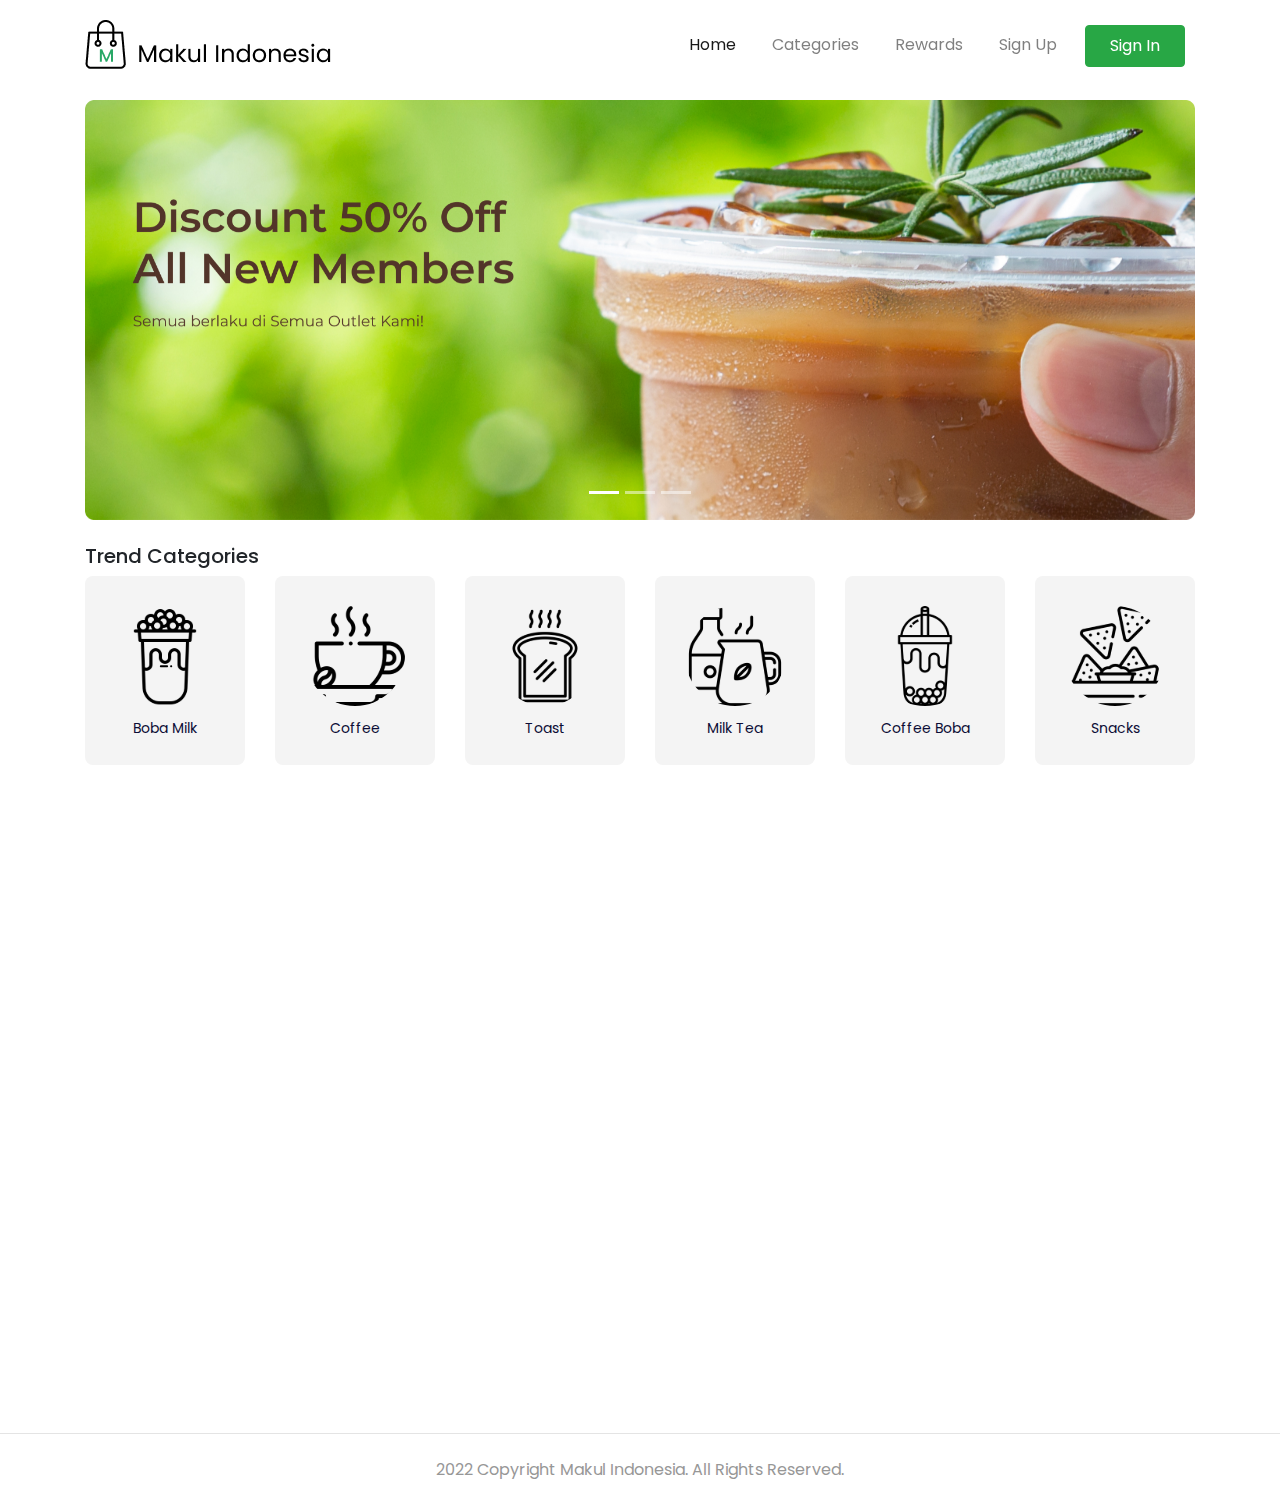
<file: index.html>
<!DOCTYPE html>
<html lang="en">
  <head>
    <meta charset="utf-8" />
    <meta
      name="viewport"
      content="width=device-width, initial-scale=1, shrink-to-fit=no"
    />
    <meta name="description" content="" />
    <meta name="author" content="" />

    <title>Store - Your Best Marketplace</title>

    <link href="https://unpkg.com/aos@2.3.1/dist/aos.css" rel="stylesheet" />
    <link href="style/main.css" rel="stylesheet" />
  </head>

  <body>
    <nav
      class="navbar navbar-expand-lg navbar-light navbar-store fixed-top navbar-fixed-top"
      data-aos="fade-down">
      <div class="container">
        <a href="/index.html" class="navbar-brand">
          <img src="/images/logo.png" alt="logo"></a>
        </a>
        <button
          class="navbar-toggler"
          type="button"
          data-toggle="collapse"
          data-target="#navbarResponsive">
          <span class="navbar-toggler-icon"></span>
        </button>
        <div class="collapse navbar-collapse" id="navbarResponsive">
          <ul class="navbar-nav ml-auto">
            <li class="nav-item active">
              <a href="/index.html" class="nav-link">Home</a>
            </li>
            <li class="nav-item">
              <a href="/categories.html" class="nav-link">Categories</a>
            </li>
            <li class="nav-item">
              <a href="#" class="nav-link">Rewards</a>
            </li>
            <li class="nav-item">
              <a href="/register.html" class="nav-link">Sign Up</a>
            </li>
            <li class="nav-item">
              <a
                href="/login.html"
                class="btn btn-success nav-link px-4 text-white"
                >Sign In</a>
            </li>
          </ul>
        </div>
      </div>
    </nav>

    <!-- Page Content -->
    <div class="page-content page-home">
      <section class="store-carousel" data-aos="zoom-in">
        <div class="container">
          <div class="row">
            <div class="col-lg-12">
              <div id="storeCarousel" class="carousel slide" data-ride="carousel">
                <ol class="carousel-indicators">
                  <li class="active" data-target="#storeCarousel" data-slide-to="0">
                  </li>
                  <li data-target="#storeCarousel" data-slide-to="1">
                  </li>
                  <li data-target="#storeCarousel" data-slide-to="2">
                  </li>
                </ol>
                <div class="carousel-inner">
                  <div class="carousel-item active">
                    <img src="/images/banner.jpg" alt="Carousel Image" class="d-block w-100">
                  </div>
                  <div class="carousel-item">
                    <img src="/images/banner2.jpg" alt="Carousel Image" class="d-block w-100">
                  </div><div class="carousel-item">
                    <img src="/images/banner3.jpg" alt="Carousel Image" class="d-block w-100">
                  </div>
                </div>
              </div>
            </div>
          </div>
        </div>
      </section>
      <section class="store-trend-categories mt-4">
        <div class="container">
          <div class="row">
            <div class="col-12" data-aos="fade-up">
              <h5>Trend Categories</h5>
            </div>
          </div>
          <div class="row">
            <div class="col-6 col-md-3 col-lg-2" data-aos="fade-up" data-aos-delay="100">
              <a href="#" class="component-categories d-block">
                <div class="categories-image">
                  <img src="/images/categories-milk-boba.svg" alt="" class="w-100">
                </div>
                <p class="categories-text">
                  Boba Milk
                </p>
              </a>
            </div>
            <div class="col-6 col-md-3 col-lg-2" data-aos="fade-up" data-aos-delay="200">
              <a href="#" class="component-categories d-block">
                <div class="categories-image">
                  <img src="/images/categories-coffee.svg" alt="" class="w-100">
                </div>
                <p class="categories-text">
                  Coffee
                </p>
              </a>
            </div>
            <div class="col-6 col-md-3 col-lg-2" data-aos="fade-up" data-aos-delay="300">
              <a href="#" class="component-categories d-block">
                <div class="categories-image">
                  <img src="/images/categories-toast.svg" alt="" class="w-100">
                </div>
                <p class="categories-text">
                  Toast
                </p>
              </a>
            </div>
            <div class="col-6 col-md-3 col-lg-2" data-aos="fade-up" data-aos-delay="400">
              <a href="#" class="component-categories d-block">
                <div class="categories-image">
                  <img src="/images/categories-milk-tea.svg" alt="" class="w-100">
                </div>
                <p class="categories-text">
                  Milk Tea
                </p>
              </a>
            </div>
            <div class="col-6 col-md-3 col-lg-2" data-aos="fade-up" data-aos-delay="500">
              <a href="#" class="component-categories d-block">
                <div class="categories-image">
                  <img src="/images/categories-coffee-bobaa.svg" alt="" class="w-100">
                </div>
                <p class="categories-text">
                  Coffee Boba
                </p>
              </a>
            </div>
            <div class="col-6 col-md-3 col-lg-2" data-aos="fade-up" data-aos-delay="600">
              <a href="#" class="component-categories d-block">
                <div class="categories-image">
                  <img src="/images/categories-snacks.svg" alt="" class="w-100">
                </div>
                <p class="categories-text">
                  Snacks
                </p>
              </a>
            </div>
          </div>
        </div>
      </section>
      <section class="store-new-products">
        <div class="container">
          <div class="row">
            <div class="col-12" data-aos="fade-up">
              <h5>New Products</h5>
            </div>
          </div>
          <div class="row">
            <div class="col-6 col-md-4 col-lg-3" data-aos="fade-up" data-aos-delay="100">
              <a href="/details.html" class="component-products d-block">
                <div class="products-thumbnail">
                  <div class="products-image" style="background-image: url('/images/product-milk-tea-boba.jpg');">
                  </div>
                </div>
                <div class="products-text">
                  Milk Tea Boba
                </div>
                <div class="products-price">
                  Rp. 15.000 ,-
                </div>
              </a>
            </div>
            <div class="col-6 col-md-4 col-lg-3" data-aos="fade-up" data-aos-delay="200">
              <a href="/details.html" class="component-products d-block">
                <div class="products-thumbnail">
                  <div class="products-image" style="background-image: url('/images/product-taro-milk-boba.jpg');">
                  </div>
                </div>
                <div class="products-text">
                  Taro Milk Boba
                </div>
                <div class="products-price">
                  Rp. 18.000 ,-
                </div>
              </a>
            </div>
            <div class="col-6 col-md-4 col-lg-3" data-aos="fade-up" data-aos-delay="300">
              <a href="/details.html" class="component-products d-block">
                <div class="products-thumbnail">
                  <div class="products-image" style="background-image: url('/images/product-american-toast.jpg');">
                  </div>
                </div>
                <div class="products-text">
                  American Toast
                </div>
                <div class="products-price">
                  Rp. 25.000 ,-
                </div>
              </a>
            </div>
            <div class="col-6 col-md-4 col-lg-3" data-aos="fade-up" data-aos-delay="400">
              <a href="/details.html" class="component-products d-block">
                <div class="products-thumbnail">
                  <div class="products-image" style="background-image: url('/images/product-spaghetti-carbonara.jpg');">
                  </div>
                </div>
                <div class="products-text">
                  Spaghetti Carbonara
                </div>
                <div class="products-price">
                  Rp. 18.000 ,-
                </div>
              </a>
            </div>
            <div class="col-6 col-md-4 col-lg-3" data-aos="fade-up" data-aos-delay="500">
              <a href="/details.html" class="component-products d-block">
                <div class="products-thumbnail">
                  <div class="products-image" style="background-image: url('/images/product-caramel-boba.jpg');">
                  </div>
                </div>
                <div class="products-text">
                  Caramel Tea Boba
                </div>
                <div class="products-price">
                  Rp. 25.000 ,-
                </div>
              </a>
            </div>
            <div class="col-6 col-md-4 col-lg-3" data-aos="fade-up" data-aos-delay="600">
              <a href="/details.html" class="component-products d-block">
                <div class="products-thumbnail">
                  <div class="products-image" style="background-image: url('/images/produc-hawaiian-mixing-tea.jpg');">
                  </div>
                </div>
                <div class="products-text">
                  Hawaiian Mixing Tea
                </div>
                <div class="products-price">
                  Rp. 30.000 ,-
                </div>
              </a>
            </div>
            <div class="col-6 col-md-4 col-lg-3" data-aos="fade-up" data-aos-delay="700">
              <a href="/details.html" class="component-products d-block">
                <div class="products-thumbnail">
                  <div class="products-image" style="background-image: url('/images/product-jasmine-tea.jpg');">
                  </div>
                </div>
                <div class="products-text">
                  Jasmine Tea
                </div>
                <div class="products-price">
                  Rp. 12.000 ,-
                </div>
              </a>
            </div>
            <div class="col-6 col-md-4 col-lg-3" data-aos="fade-up" data-aos-delay="800">
              <a href="/details.html" class="component-products d-block">
                <div class="products-thumbnail">
                  <div class="products-image" style="background-image: url('/images/product-espresso.jpg');">
                  </div>
                </div>
                <div class="products-text">
                  Espresso Single Shot
                </div>
                <div class="products-price">
                  Rp. 15.000 ,-
                </div>
              </a>
            </div>
          </div>
        </div>
      </section>
    </div>

    <footer>
      <div class="container">
        <div class="row">
          <div class="col-12 text-center">
            <p class="pt-4 pb-2">
              2022 Copyright Makul Indonesia. All Rights Reserved.
            </p>
          </div>
        </div>
      </div>
    </footer>

    <!-- Bootstrap core JavaScript -->
    <script src="/vendor/jquery/jquery.slim.min.js"></script>
    <script src="/vendor/bootstrap/js/bootstrap.bundle.min.js"></script>
    <script src="https://unpkg.com/aos@2.3.1/dist/aos.js"></script>
    <script>
      AOS.init();
    </script>
    <script src="/script/navbar-scroll.js"></script>
  </body>
</html>
</file>
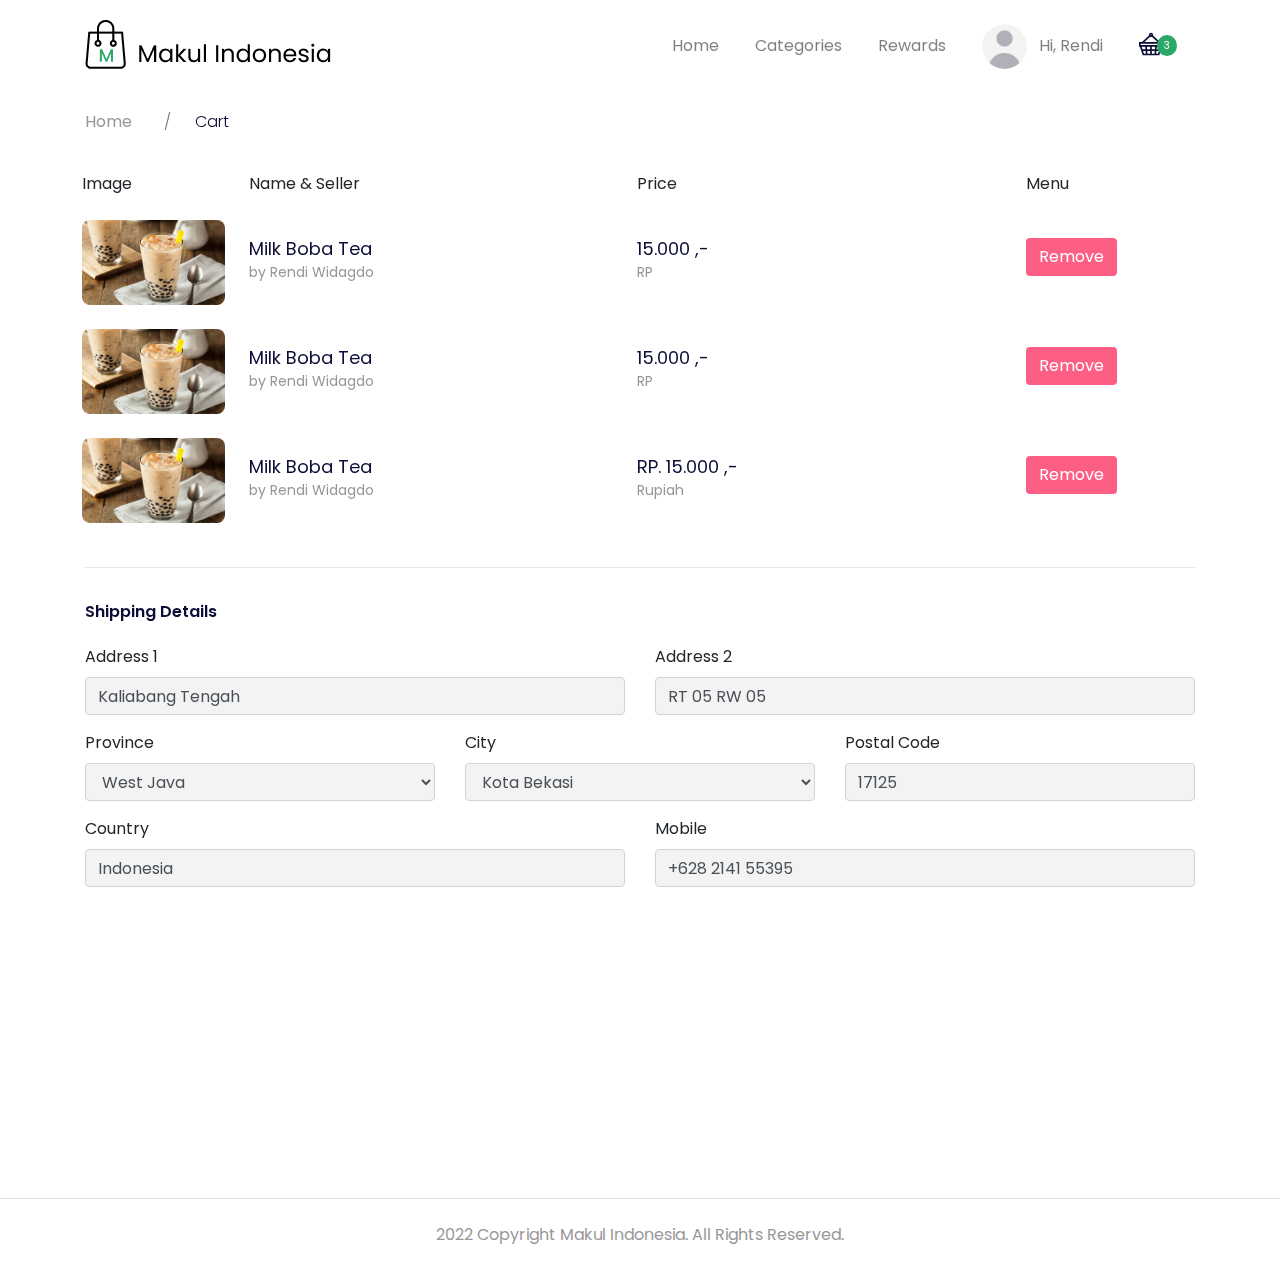
<file: cart.html>
<!DOCTYPE html>
<html lang="en">
  <head>
    <meta charset="utf-8" />
    <meta
      name="viewport"
      content="width=device-width, initial-scale=1, shrink-to-fit=no"
    />
    <meta name="description" content="" />
    <meta name="author" content="" />

    <title>Store - Your Best Marketplace</title>

    <link href="https://unpkg.com/aos@2.3.1/dist/aos.css" rel="stylesheet" />
    <link href="style/main.css" rel="stylesheet" />
  </head>

  <body>
    <nav
      class="navbar navbar-expand-lg navbar-light navbar-store fixed-top navbar-fixed-top"
      data-aos="fade-down" >
      <div class="container">
        <a href="/index.html" class="navbar-brand">
          <img src="/images/logo.png" alt="logo"></a>
        </a>
        <button
          class="navbar-toggler"
          type="button"
          data-toggle="collapse"
          data-target="#navbarResponsive">
          <span class="navbar-toggler-icon"></span>
        </button>
        <div class="collapse navbar-collapse" id="navbarResponsive">
          <ul class="navbar-nav ml-auto">
            <li class="nav-item">
              <a href="/index.html" class="nav-link">Home</a>
            </li>
            <li class="nav-item">
              <a href="/categories.html" class="nav-link">Categories</a>
            </li>
            <li class="nav-item">
              <a href="#" class="nav-link">Rewards</a>
            </li>
            <!-- Desktop Menu -->
          </ul>
          <ul class="navbar-nav d-none d-lg-flex">
            <li class="nav-item dropdown">
              <a href="#" class="nav-link" id="navbarDropdown" role="button" data-toggle="dropdown">
                <img src="/images/default_pc.png" alt="" class="rounded-circle mr-2 profile-picture">
                Hi, Rendi
              </a>
              <div class="dropdown-menu">
                <a href="/dashboard.html" class="dropdown-item">Dashboard</a>
                <a href="/dashboard-account.html" class="dropdown-item">Settings</a>
                <div class="dropdown-divider"></div>
                <a href="/" class="dropdwon-item">Logout</a>
              </div>
            </li>
            <li class="nav-item">
              <a href="#" class="nav-link d-inline-block mt-2">
                <img src="/images/ico-cart.svg" alt=""/>
                <div class="card-badge">3</div>
              </a>
            </li>
          </ul>

          <ul class="navbar-nav d-block d-lg-none">
            <li class="nav-item">
              <a href="" class="nav-link">
                Hi, Rendi
              </a>
            </li>
            <li class="nav-item">
              <a href="" class="nav-link d-inline-block">
                Cart
              </a>
            </li>
          </ul>
        </div>
      </div>
    </nav>

    <!-- Page Content -->
    <div class="page-content page-cart">
      <section class="store-breadcrumbs" data-aos="fade-down" data-aos-delay="100">
        <div class="container">
          <div class="row">
            <div class="col-12">
              <nav>
                <ol class="breadcrumb">
                  <li class="breadcrumb-item">
                    <a href="/index.html">Home</a>
                  </li>
                  <li class="breadcrumb-item active">
                    Cart
                  </li>
                </ol>
              </nav>
            </div>
          </div>
        </div>
      </section>
      <section class="store-cart">
        <div class="container">
          <div class="row" data-aos="fade-up" data-aos-delay="100">
            <div class="col-12 table-responsive">
              <table class="table table-borderless table-cart">
                <thead>
                  <tr>
                    <td>Image</td>
                    <td>Name &amp; Seller</td>
                    <td>Price</td>
                    <td>Menu</td>
                  </tr>
                </thead>
                <tbody>
                  <tr>
                    <td style="width: 15%;"><img src="/images/pic_detail1.jpg" alt="" class="cart-image w-100"></td> 
                    <td style="width: 35%;">
                      <div class="product-title">Milk Boba Tea</div>
                      <div class="product-subtitle">by Rendi Widagdo</div>
                    </td>
                    <td style="width: 35%;">
                      <div class="product-title">15.000 ,-</div>
                      <div class="product-subtitle">RP</div>
                    </td>
                    <td style="width: 20%;">
                      <a href="#" class="btn btn-remove-cart">Remove</a>
                    </td>
                  </tr>
                  <tr>
                    <td style="width: 15%;"><img src="/images/pic_detail1.jpg" alt="" class="cart-image w-100"></td> 
                    <td style="width: 35%;">
                      <div class="product-title">Milk Boba Tea</div>
                      <div class="product-subtitle">by Rendi Widagdo</div>
                    </td>
                    <td style="width: 35%;">
                      <div class="product-title">15.000 ,-</div>
                      <div class="product-subtitle">RP</div>
                    </td>
                    <td style="width: 20%;">
                      <a href="#" class="btn btn-remove-cart">Remove</a>
                    </td>
                  </tr>

                  <tr>
                    <td style="width: 15%;"><img src="/images/pic_detail1.jpg" alt="" class="cart-image w-100"></td> 
                    <td style="width: 35%;">
                      <div class="product-title">Milk Boba Tea</div>
                      <div class="product-subtitle">by Rendi Widagdo</div>
                    </td>
                    <td style="width: 35%;">
                      <div class="product-title">RP. 15.000 ,-</div>
                      <div class="product-subtitle">Rupiah</div>
                    </td>
                    <td style="width: 20%;">
                      <a href="#" class="btn btn-remove-cart">Remove</a>
                    </td>
                  </tr>

                </tbody>
              </table>
            </div>
          </div>
          <div class="row" data-aos="fade-up" data-aos-delay="150">
            <div class="col-12">
              <hr/>
            </div>
            <div class="col-12">
              <h2 class="mb-4">Shipping Details</h2>
            </div>
          </div>
          <div class="row mb-2" data-aos="fade-up" data-aos-delay="200">
            <div class="col-md-6">
              <div class="form-group">
                <label for="addressOne">Address 1</label>
                <input type="text" class="form-control" id="addressOne" name="addressOne" value="Kaliabang Tengah">
              </div>
            </div> 
            <div class="col-md-6">
              <div class="form-group">
                <label for="addressTwo">Address 2</label>
                <input type="text" class="form-control" id="addressTwo" name="addressTwo" value="RT 05 RW 05">
              </div>
            </div> 
            <div class="col-md-4">
              <div class="form-group">
                <label for="addressTwo">Province</label>
                <select name="province" id="province" class="form-control">
                  <option value="West Java">West Java</option>
                </select>
              </div>
            </div>
            <div class="col-md-4">
              <div class="form-group">
                <label for="city">City</label>
                <select name="city" id="city" class="form-control">
                  <option value="Kota Bekasi">Kota Bekasi</option>
                </select>
              </div>
            </div> 
            <div class="col-md-4">
              <div class="form-group">
                <label for="postalCode">Postal Code</label>
                <input type="text" class="form-control" id="postalCode" name="postalCode" value="17125">
              </div>
            </div>
            <div class="col-md-6">
              <div class="form-group">
                <label for="country">Country</label>
                <input type="text" class="form-control" id="country" name="country" value="Indonesia">
              </div>
            </div> 
            <div class="col-md-6">
              <div class="form-group">
                <label for="mobile">Mobile</label>
                <input type="text" class="form-control" id="mobile" name="mobile" value="+628 2141 55395">
              </div>
            </div>
          </div>
          <div class="row" data-aos="fade-up" data-aos-delay="150">
            <div class="col-12">
              <hr/>
            </div>
            <div class="col-12">
              <h2 class="mb-1">Payment Informations</h2>
            </div>
          </div>
          <div class="row" data-aos="fade-up" data-aos-delay="200">
            <div class="col-4 col-md-2">
              <div class="product-title">Rp 150</div>
              <div class="product-subtitle">Ppn</div>
            </div>
            <div class="col-4 col-md-3">
              <div class="product-title">Rp 100</div>
              <div class="product-subtitle">Product Insurance</div>
            </div>
            <div class="col-4 col-md-2">
              <div class="product-title">Rp 7.500</div>
              <div class="product-subtitle">Ship to Bekasi</div>
            </div>
            <div class="col-4 col-md-2">
              <div class="product-title text-success">Rp 22.750</div>
              <div class="product-subtitle">Total</div>
            </div>
            <div class="col-8 col-md-3">
              <a href="/success.html" class="btn btn-success mt-4 px-4 btn-block">
                Checkout Now
              </a>
            </div>
          </div>
        </div>
      </section>
    </div>
    <footer>
      <div class="container">
        <div class="row">
          <div class="col-12 text-center">
            <p class="pt-4 pb-2">
              2022 Copyright Makul Indonesia. All Rights Reserved.
            </p>
          </div>
        </div>
      </div>
    </footer>

    <!-- Bootstrap core JavaScript -->
    <script src="/vendor/jquery/jquery.slim.min.js"></script>
    <script src="/vendor/bootstrap/js/bootstrap.bundle.min.js"></script>
    <script src="https://unpkg.com/aos@2.3.1/dist/aos.js"></script>
    <script>
      AOS.init();
    </script>
    <script src="/script/navbar-scroll.js"></script>
  </body>
</html>
</file>
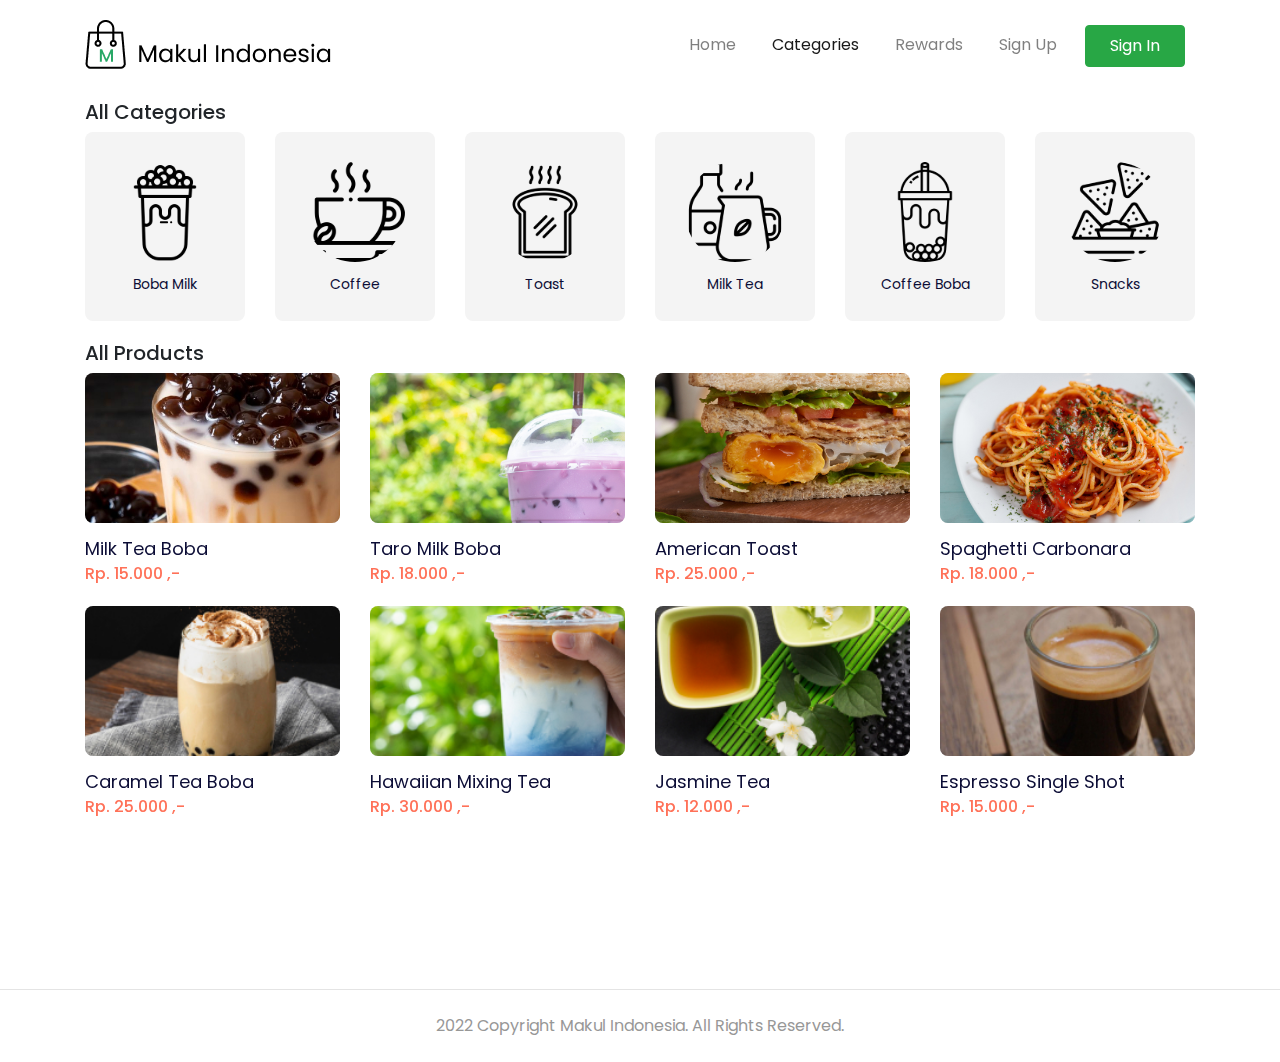
<file: categories.html>
<!DOCTYPE html>
<html lang="en">
  <head>
    <meta charset="utf-8" />
    <meta
      name="viewport"
      content="width=device-width, initial-scale=1, shrink-to-fit=no"
    />
    <meta name="description" content="" />
    <meta name="author" content="" />

    <title>Store - Your Best Marketplace</title>

    <link href="https://unpkg.com/aos@2.3.1/dist/aos.css" rel="stylesheet" />
    <link href="style/main.css" rel="stylesheet" />
  </head>

  <body>
    <nav
      class="navbar navbar-expand-lg navbar-light navbar-store fixed-top navbar-fixed-top"
      data-aos="fade-down">
      <div class="container">
        <a href="/index.html" class="navbar-brand">
          <img src="/images/logo.png" alt="logo"></a>
        </a>
        <button
          class="navbar-toggler"
          type="button"
          data-toggle="collapse"
          data-target="#navbarResponsive">
          <span class="navbar-toggler-icon"></span>
        </button>
        <div class="collapse navbar-collapse" id="navbarResponsive">
          <ul class="navbar-nav ml-auto">
            <li class="nav-item">
              <a href="/index.html" class="nav-link">Home</a>
            </li>
            <li class="nav-item active">
              <a href="/categories.html" class="nav-link">Categories</a>
            </li>
            <li class="nav-item">
              <a href="#" class="nav-link">Rewards</a>
            </li>
            <li class="nav-item">
              <a href="/register.html" class="nav-link">Sign Up</a>
            </li>
            <li class="nav-item">
              <a
                href="/login.html"
                class="btn btn-success nav-link px-4 text-white"
                >Sign In</a>
            </li>
          </ul>
        </div>
      </div>
    </nav>

    <!-- Page Content -->
    <div class="page-content page-home">
      <section class="store-trend-categories mt-4">
        <div class="container">
          <div class="row">
            <div class="col-12" data-aos="fade-up">
              <h5>All Categories</h5>
            </div>
          </div>
          <div class="row">
            <div class="col-6 col-md-3 col-lg-2" data-aos="fade-up" data-aos-delay="100">
              <a href="#" class="component-categories d-block">
                <div class="categories-image">
                  <img src="/images/categories-milk-boba.svg" alt="" class="w-100">
                </div>
                <p class="categories-text">
                  Boba Milk
                </p>
              </a>
            </div>
            <div class="col-6 col-md-3 col-lg-2" data-aos="fade-up" data-aos-delay="200">
              <a href="#" class="component-categories d-block">
                <div class="categories-image">
                  <img src="/images/categories-coffee.svg" alt="" class="w-100">
                </div>
                <p class="categories-text">
                  Coffee
                </p>
              </a>
            </div>
            <div class="col-6 col-md-3 col-lg-2" data-aos="fade-up" data-aos-delay="300">
              <a href="#" class="component-categories d-block">
                <div class="categories-image">
                  <img src="/images/categories-toast.svg" alt="" class="w-100">
                </div>
                <p class="categories-text">
                  Toast
                </p>
              </a>
            </div>
            <div class="col-6 col-md-3 col-lg-2" data-aos="fade-up" data-aos-delay="400">
              <a href="#" class="component-categories d-block">
                <div class="categories-image">
                  <img src="/images/categories-milk-tea.svg" alt="" class="w-100">
                </div>
                <p class="categories-text">
                  Milk Tea
                </p>
              </a>
            </div>
            <div class="col-6 col-md-3 col-lg-2" data-aos="fade-up" data-aos-delay="500">
              <a href="#" class="component-categories d-block">
                <div class="categories-image">
                  <img src="/images/categories-coffee-bobaa.svg" alt="" class="w-100">
                </div>
                <p class="categories-text">
                  Coffee Boba
                </p>
              </a>
            </div>
            <div class="col-6 col-md-3 col-lg-2" data-aos="fade-up" data-aos-delay="600">
              <a href="#" class="component-categories d-block">
                <div class="categories-image">
                  <img src="/images/categories-snacks.svg" alt="" class="w-100">
                </div>
                <p class="categories-text">
                  Snacks
                </p>
              </a>
            </div>
          </div>
        </div>
      </section>
      <section class="store-new-products">
        <div class="container">
          <div class="row">
            <div class="col-12" data-aos="fade-up">
              <h5>All Products</h5>
            </div>
          </div>
          <div class="row">
            <div class="col-6 col-md-4 col-lg-3" data-aos="fade-up" data-aos-delay="100">
              <a href="/details.html" class="component-products d-block">
                <div class="products-thumbnail">
                  <div class="products-image" style="background-image: url('/images/product-milk-tea-boba.jpg');">
                  </div>
                </div>
                <div class="products-text">
                  Milk Tea Boba
                </div>
                <div class="products-price">
                  Rp. 15.000 ,-
                </div>
              </a>
            </div>
            <div class="col-6 col-md-4 col-lg-3" data-aos="fade-up" data-aos-delay="200">
              <a href="/details.html" class="component-products d-block">
                <div class="products-thumbnail">
                  <div class="products-image" style="background-image: url('/images/product-taro-milk-boba.jpg');">
                  </div>
                </div>
                <div class="products-text">
                  Taro Milk Boba
                </div>
                <div class="products-price">
                  Rp. 18.000 ,-
                </div>
              </a>
            </div>
            <div class="col-6 col-md-4 col-lg-3" data-aos="fade-up" data-aos-delay="300">
              <a href="/details.html" class="component-products d-block">
                <div class="products-thumbnail">
                  <div class="products-image" style="background-image: url('/images/product-american-toast.jpg');">
                  </div>
                </div>
                <div class="products-text">
                  American Toast
                </div>
                <div class="products-price">
                  Rp. 25.000 ,-
                </div>
              </a>
            </div>
            <div class="col-6 col-md-4 col-lg-3" data-aos="fade-up" data-aos-delay="400">
              <a href="/details.html" class="component-products d-block">
                <div class="products-thumbnail">
                  <div class="products-image" style="background-image: url('/images/product-spaghetti-carbonara.jpg');">
                  </div>
                </div>
                <div class="products-text">
                  Spaghetti Carbonara
                </div>
                <div class="products-price">
                  Rp. 18.000 ,-
                </div>
              </a>
            </div>
            <div class="col-6 col-md-4 col-lg-3" data-aos="fade-up" data-aos-delay="500">
              <a href="/details.html" class="component-products d-block">
                <div class="products-thumbnail">
                  <div class="products-image" style="background-image: url('/images/product-caramel-boba.jpg');">
                  </div>
                </div>
                <div class="products-text">
                  Caramel Tea Boba
                </div>
                <div class="products-price">
                  Rp. 25.000 ,-
                </div>
              </a>
            </div>
            <div class="col-6 col-md-4 col-lg-3" data-aos="fade-up" data-aos-delay="600">
              <a href="/details.html" class="component-products d-block">
                <div class="products-thumbnail">
                  <div class="products-image" style="background-image: url('/images/produc-hawaiian-mixing-tea.jpg');">
                  </div>
                </div>
                <div class="products-text">
                  Hawaiian Mixing Tea
                </div>
                <div class="products-price">
                  Rp. 30.000 ,-
                </div>
              </a>
            </div>
            <div class="col-6 col-md-4 col-lg-3" data-aos="fade-up" data-aos-delay="700">
              <a href="/details.html" class="component-products d-block">
                <div class="products-thumbnail">
                  <div class="products-image" style="background-image: url('/images/product-jasmine-tea.jpg');">
                  </div>
                </div>
                <div class="products-text">
                  Jasmine Tea
                </div>
                <div class="products-price">
                  Rp. 12.000 ,-
                </div>
              </a>
            </div>
            <div class="col-6 col-md-4 col-lg-3" data-aos="fade-up" data-aos-delay="800">
              <a href="/details.html" class="component-products d-block">
                <div class="products-thumbnail">
                  <div class="products-image" style="background-image: url('/images/product-espresso.jpg');">
                  </div>
                </div>
                <div class="products-text">
                  Espresso Single Shot
                </div>
                <div class="products-price">
                  Rp. 15.000 ,-
                </div>
              </a>
            </div>
          </div>
        </div>
      </section>
    </div>

    <footer>
      <div class="container">
        <div class="row">
          <div class="col-12 text-center">
            <p class="pt-4 pb-2">
              2022 Copyright Makul Indonesia. All Rights Reserved.
            </p>
          </div>
        </div>
      </div>
    </footer>

    <!-- Bootstrap core JavaScript -->
    <script src="/vendor/jquery/jquery.slim.min.js"></script>
    <script src="/vendor/bootstrap/js/bootstrap.bundle.min.js"></script>
    <script src="https://unpkg.com/aos@2.3.1/dist/aos.js"></script>
    <script>
      AOS.init();
    </script>
    <script src="/script/navbar-scroll.js"></script>
  </body>
</html>
</file>
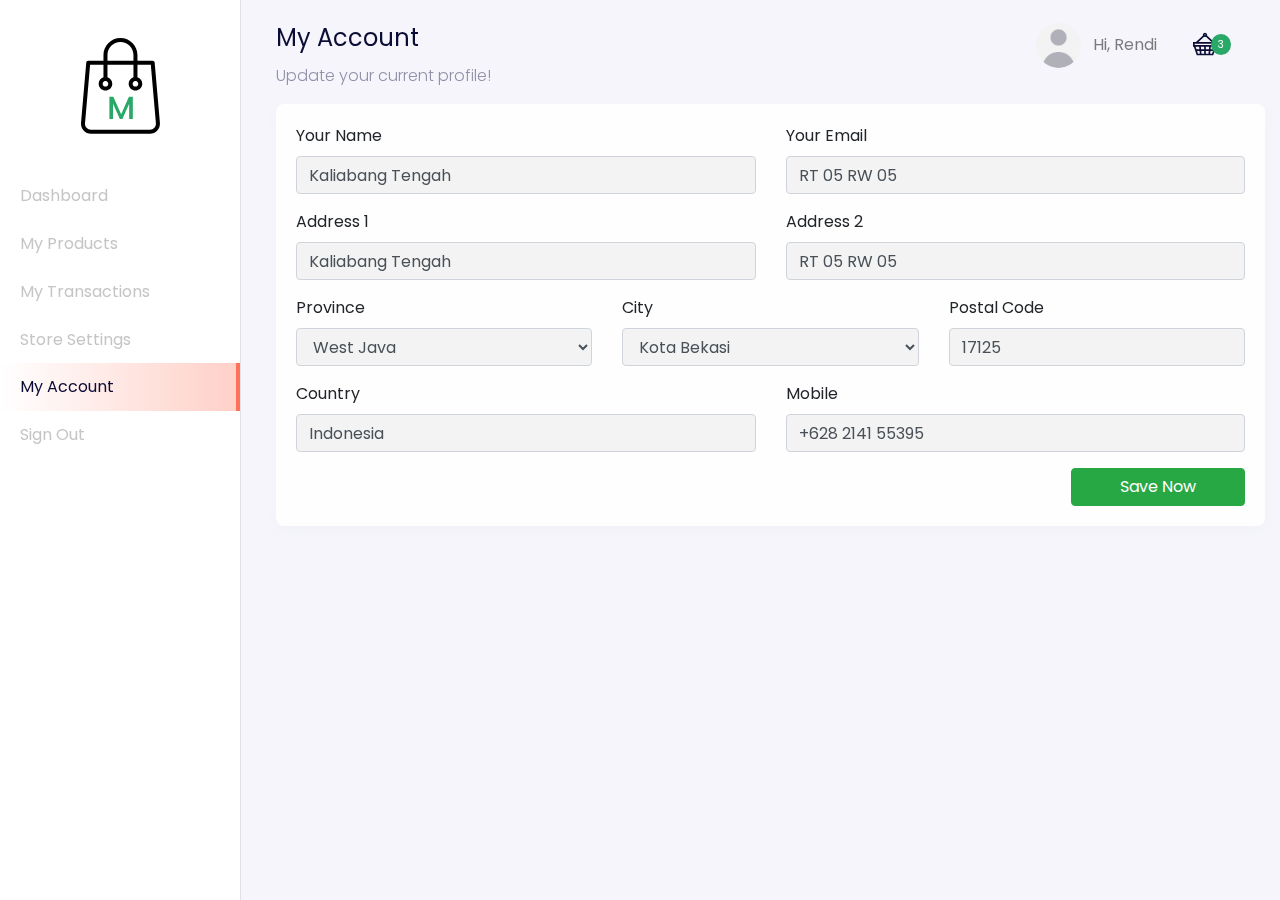
<file: dashboard-account.html>
<!DOCTYPE html>
<html lang="en">
  <head>
    <meta charset="utf-8" />
    <meta
      name="viewport"
      content="width=device-width, initial-scale=1, shrink-to-fit=no"
    />
    <meta name="description" content="" />
    <meta name="author" content="" />

    <title>Store - Your Best Marketplace</title>

    <link href="https://unpkg.com/aos@2.3.1/dist/aos.css" rel="stylesheet" />
    <link href="style/main.css" rel="stylesheet" />
  </head>
  <body>
    <div class="page-dashboard">
      <div class="d-flex" id="wrapper" data-aos="fade-right">
        <!--Sidebar-->
        <div class="border-right" id="sidebar-wrapper">
          <div class="sidebar-heading text-center">
            <img src="/images/logo-dashboard.svg" alt="" class="my-4" />
          </div>
          <div class="list-group list-group-flush">
            <a
              href="/dashboard.html"
              class="list-group-item list-group-item-action"
            >
              Dashboard
            </a>
            <a
              href="/dashboard-products.html"
              class="list-group-item list-group-item-action"
            >
              My Products
            </a>
            <a
              href="/dashboard-transactions.html"
              class="list-group-item list-group-item-action"
            >
              My Transactions
            </a>
            <a
              href="/dashboard-settings.html"
              class="list-group-item list-group-item-action"
            >
              Store Settings
            </a>
            <a
              href="/dashboard-account.html"
              class="list-group-item list-group-item-action active"
            >
              My Account
            </a>
            <a
              href="/index.html"
              class="list-group-item list-group-item-action"
            >
              Sign Out
            </a>
          </div>
        </div>
        <!--Page Content-->
        <div id="page-content-wrapper">
          <nav
            class="navbar navbar-expand-lg navbar-light navbar-store fixed-top"
            data-aos="fade-down"
          >
            <div class="container-fluid">
              <button
                class="btn btn-secondary d-md-none mr-auto mr-2"
                id="menu-toggle"
              >
                &laquo; Menu
              </button>
              <button
                class="navbar-toggler"
                type="button"
                data-toggle="collapse"
                data-target="#navbarResponsive"
              >
                <span class="navbar-toggler-icon"></span>
              </button>
              <div class="collapse navbar-collapse" id="navbarResponsive">
                <ul class="navbar-nav d-none d-lg-flex ml-auto">
                  <li class="nav-item dropdown">
                    <a
                      href="#"
                      class="nav-link"
                      id="navbarDropdown"
                      role="button"
                      data-toggle="dropdown"
                    >
                      <img
                        src="/images/default_pc.png"
                        alt=""
                        class="rounded-circle mr-2 profile-picture"
                      />
                      Hi, Rendi
                    </a>
                    <div class="dropdown-menu">
                      <a href="/dashboard.html" class="dropdown-item"
                        >Dashboard</a
                      >
                      <a href="/dashboard-account.html" class="dropdown-item"
                        >Settings</a
                      >
                      <div class="dropdown-divider"></div>
                      <a href="/" class="dropdwon-item">Logout</a>
                    </div>
                  </li>
                  <li class="nav-item">
                    <a href="#" class="nav-link d-inline-block mt-2">
                      <img src="/images/ico-cart.svg" alt="" />
                      <div class="card-badge">3</div>
                    </a>
                  </li>
                </ul>

                <ul class="navbar-nav d-block d-lg-none">
                  <li class="nav-item">
                    <a href="" class="nav-link"> Hi, Rendi </a>
                  </li>
                  <li class="nav-item">
                    <a href="" class="nav-link d-inline-block"> Cart </a>
                  </li>
                </ul>
              </div>
            </div>
          </nav>
          <!--Section Content-->
          <div
            class="section-content section-dashboard-home"
            data-aos="fade-up"
          >
            <div class="container-fluid">
              <div class="dashboard-heading">
                <h2 class="dashboard-title">My Account</h2>
                <p class="dashboard-subtitle">Update your current profile!</p>
              </div>
              <div class="dashboard-content">
                <div class="row">
                  <div class="col-12">
                    <form action="">
                      <div class="card">
                        <div class="card-body">
                          <div class="row">
                            <div class="col-md-6">
                              <div class="form-group">
                                <label for="name">Your Name</label>
                                <input
                                  type="text"
                                  class="form-control"
                                  id="name"
                                  name="name"
                                  value="Kaliabang Tengah"
                                />
                              </div>
                            </div>
                            <div class="col-md-6">
                              <div class="form-group">
                                <label for="email">Your Email</label>
                                <input
                                  type="email"
                                  class="form-control"
                                  id="email"
                                  name="email"
                                  value="RT 05 RW 05"
                                />
                              </div>
                            </div>
                            <div class="col-md-6">
                              <div class="form-group">
                                <label for="addressOne">Address 1</label>
                                <input
                                  type="text"
                                  class="form-control"
                                  id="addressOne"
                                  name="addressOne"
                                  value="Kaliabang Tengah"
                                />
                              </div>
                            </div>
                            <div class="col-md-6">
                              <div class="form-group">
                                <label for="addressTwo">Address 2</label>
                                <input
                                  type="text"
                                  class="form-control"
                                  id="addressTwo"
                                  name="addressTwo"
                                  value="RT 05 RW 05"
                                />
                              </div>
                            </div>
                            <div class="col-md-4">
                              <div class="form-group">
                                <label for="addressTwo">Province</label>
                                <select
                                  name="province"
                                  id="province"
                                  class="form-control"
                                >
                                  <option value="West Java">West Java</option>
                                </select>
                              </div>
                            </div>
                            <div class="col-md-4">
                              <div class="form-group">
                                <label for="city">City</label>
                                <select
                                  name="city"
                                  id="city"
                                  class="form-control"
                                >
                                  <option value="Kota Bekasi">
                                    Kota Bekasi
                                  </option>
                                </select>
                              </div>
                            </div>
                            <div class="col-md-4">
                              <div class="form-group">
                                <label for="postalCode">Postal Code</label>
                                <input
                                  type="text"
                                  class="form-control"
                                  id="postalCode"
                                  name="postalCode"
                                  value="17125"
                                />
                              </div>
                            </div>
                            <div class="col-md-6">
                              <div class="form-group">
                                <label for="country">Country</label>
                                <input
                                  type="text"
                                  class="form-control"
                                  id="country"
                                  name="country"
                                  value="Indonesia"
                                />
                              </div>
                            </div>
                            <div class="col-md-6">
                              <div class="form-group">
                                <label for="mobile">Mobile</label>
                                <input
                                  type="text"
                                  class="form-control"
                                  id="mobile"
                                  name="mobile"
                                  value="+628 2141 55395"
                                />
                              </div>
                            </div>
                          </div>
                          <div class="row">
                            <div class="col text-right">
                              <button type="submit" class="btn btn-success px-5">Save Now</button>
                            </div>
                          </div>
                        </div>
                      </div>
                    </form>
                  </div>
                </div>
              </div>
            </div>
          </div>
        </div>
      </div>
    </div>
    <!-- Bootstrap core JavaScript -->
    <script src="/vendor/jquery/jquery.slim.min.js"></script>
    <script src="/vendor/bootstrap/js/bootstrap.bundle.min.js"></script>
    <script src="https://unpkg.com/aos@2.3.1/dist/aos.js"></script>
    <script>
      AOS.init();
    </script>
    <script>
      $("#menu-toggle").click(function (e) {
        e.preventDefault();
        $("#wrapper").toggleClass("toggled");
      });
    </script>
  </body>
</html>
</file>
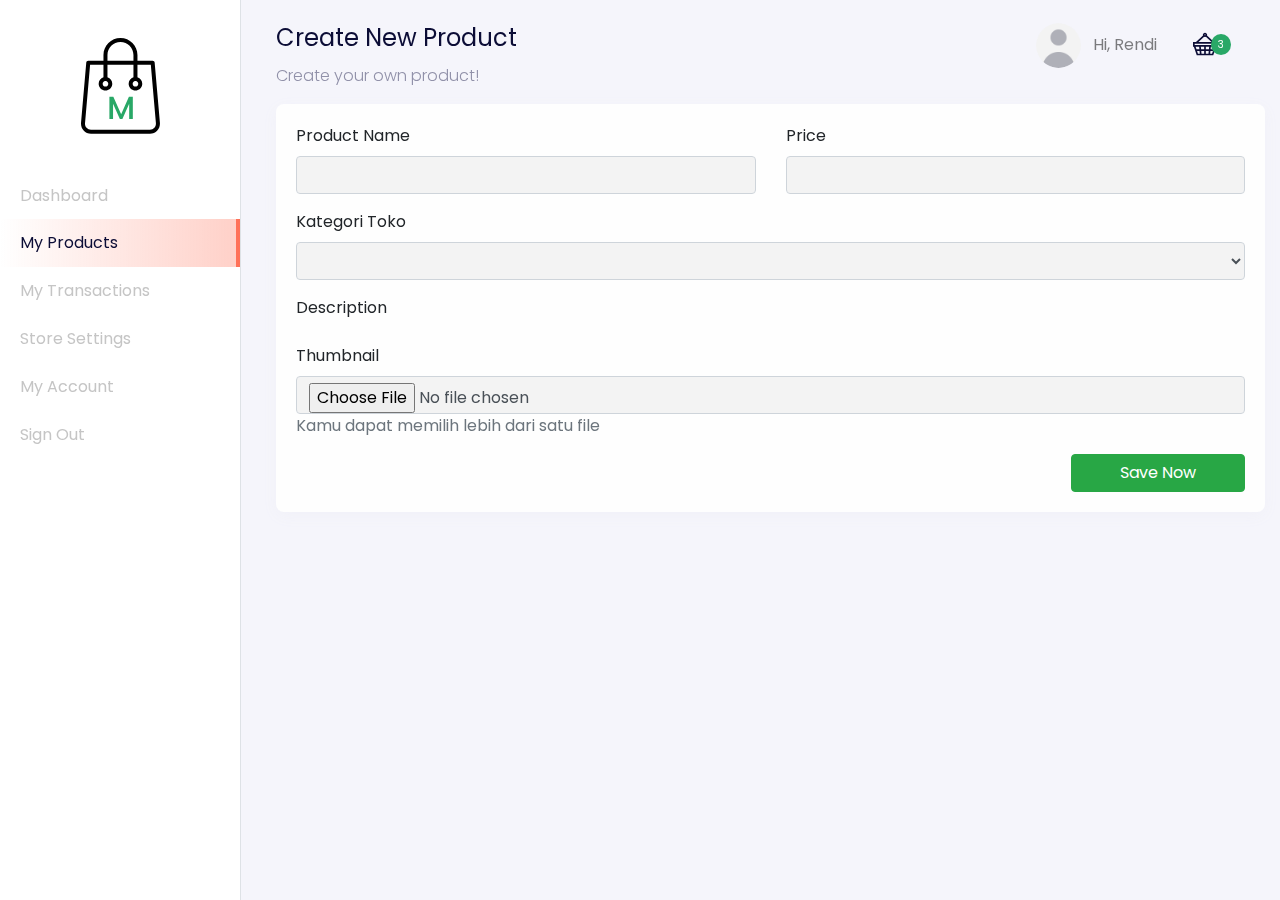
<file: dashboard-products-create.html>
<!DOCTYPE html>
<html lang="en">
  <head>
    <meta charset="utf-8" />
    <meta
      name="viewport"
      content="width=device-width, initial-scale=1, shrink-to-fit=no"
    />
    <meta name="description" content="" />
    <meta name="author" content="" />

    <title>Store - Your Best Marketplace</title>

    <link href="https://unpkg.com/aos@2.3.1/dist/aos.css" rel="stylesheet" />
    <link href="style/main.css" rel="stylesheet" />
  </head>
  <body>
    <div class="page-dashboard">
      <div class="d-flex" id="wrapper" data-aos="fade-right">
        <!--Sidebar-->
        <div class="border-right" id="sidebar-wrapper">
          <div class="sidebar-heading text-center">
            <img src="/images/logo-dashboard.svg" alt="" class="my-4" />
          </div>
          <div class="list-group list-group-flush">
            <a
              href="/dashboard.html"
              class="list-group-item list-group-item-action"
            >
              Dashboard
            </a>
            <a
              href="/dashboard-products.html"
              class="list-group-item list-group-item-action active"
            >
              My Products
            </a>
            <a
              href="/dashboard-transactions.html"
              class="list-group-item list-group-item-action"
            >
              My Transactions
            </a>
            <a
              href="/dashboard-settings.html"
              class="list-group-item list-group-item-action"
            >
              Store Settings
            </a>
            <a
              href="/dashboard-account.html"
              class="list-group-item list-group-item-action"
            >
              My Account
            </a>
            <a
              href="/index.html"
              class="list-group-item list-group-item-action"
            >
              Sign Out
            </a>
          </div>
        </div>
        <!--Page Content-->
        <div id="page-content-wrapper">
          <nav
            class="navbar navbar-expand-lg navbar-light navbar-store fixed-top"
            data-aos="fade-down"
          >
            <div class="container-fluid">
              <button
                class="btn btn-secondary d-md-none mr-auto mr-2"
                id="menu-toggle"
              >
                &laquo; Menu
              </button>
              <button
                class="navbar-toggler"
                type="button"
                data-toggle="collapse"
                data-target="#navbarResponsive"
              >
                <span class="navbar-toggler-icon"></span>
              </button>
              <div class="collapse navbar-collapse" id="navbarResponsive">
                <ul class="navbar-nav d-none d-lg-flex ml-auto">
                  <li class="nav-item dropdown">
                    <a
                      href="#"
                      class="nav-link"
                      id="navbarDropdown"
                      role="button"
                      data-toggle="dropdown"
                    >
                      <img
                        src="/images/default_pc.png"
                        alt=""
                        class="rounded-circle mr-2 profile-picture"
                      />
                      Hi, Rendi
                    </a>
                    <div class="dropdown-menu">
                      <a href="/dashboard.html" class="dropdown-item"
                        >Dashboard</a
                      >
                      <a href="/dashboard-account.html" class="dropdown-item"
                        >Settings</a
                      >
                      <div class="dropdown-divider"></div>
                      <a href="/" class="dropdwon-item">Logout</a>
                    </div>
                  </li>
                  <li class="nav-item">
                    <a href="#" class="nav-link d-inline-block mt-2">
                      <img src="/images/ico-cart.svg" alt="" />
                      <div class="card-badge">3</div>
                    </a>
                  </li>
                </ul>

                <ul class="navbar-nav d-block d-lg-none">
                  <li class="nav-item">
                    <a href="" class="nav-link"> Hi, Rendi </a>
                  </li>
                  <li class="nav-item">
                    <a href="" class="nav-link d-inline-block"> Cart </a>
                  </li>
                </ul>
              </div>
            </div>
          </nav>
          <!--Section Content-->
          <div
            class="section-content section-dashboard-home"
            data-aos="fade-up"
          >
            <div class="container-fluid">
              <div class="dashboard-heading">
                <h2 class="dashboard-title">Create New Product</h2>
                <p class="dashboard-subtitle">Create your own product!</p>
              </div>
              <div class="dashboard-content">
                <div class="row">
                  <div class="col-12">
                    <form action="">
                      <div class="card">
                        <div class="card-body">
                          <div class="row">
                            <div class="col-md-6">
                              <div class="form-group">
                                <label>Product Name</label>
                                <input type="text" class="form-control" />
                              </div>
                            </div>
                            <div class="col-md-6">
                              <div class="form-group">
                                <label>Price</label>
                                <input type="number" class="form-control" />
                              </div>
                            </div>
                            <div class="col-md-12">
                              <div class="form-group">
                                <label>Kategori Toko</label>
                                <select name="category" class="form-control">
                                  <option value="" disabled>
                                    Select Category
                                  </option>
                                </select>
                              </div>
                            </div>
                            <div class="col-md-12">
                              <div class="form-group">
                                <label>Description</label>
                                <div id="editor"></div>
                              </div>
                            </div>
                            <div class="col-md-12">
                              <div class="form-group">
                                <label>Thumbnail</label>
                                <input type="file" class="form-control" />
                                <p class="text-muted">
                                  Kamu dapat memilih lebih dari satu file
                                </p>
                              </div>
                            </div>
                          </div>
                          <div class="row">
                            <div class="col text-right">
                              <button
                                type="submit"
                                class="btn btn-success px-5"
                              >
                                Save Now
                              </button>
                            </div>
                          </div>
                        </div>
                      </div>
                    </form>
                  </div>
                </div>
              </div>
            </div>
          </div>
        </div>
      </div>
    </div>
    <!-- Bootstrap core JavaScript -->
    <script src="/vendor/jquery/jquery.slim.min.js"></script>
    <script src="/vendor/bootstrap/js/bootstrap.bundle.min.js"></script>
    <script src="https://unpkg.com/aos@2.3.1/dist/aos.js"></script>
    <script>
      AOS.init();
    </script>
    <script>
      $("#menu-toggle").click(function (e) {
        e.preventDefault();
        $("#wrapper").toggleClass("toggled");
      });
    </script>
    <script src="https://cdn.ckeditor.com/ckeditor5/35.1.0/classic/ckeditor.js"></script>
    <script>
      ClassicEditor.create(document.querySelector("#editor"))
        .then((editor) => {
          console.log(editor);
        })
        .catch((error) => {
          console.error(error);
        });
    </script>
  </body>
</html>
</file>
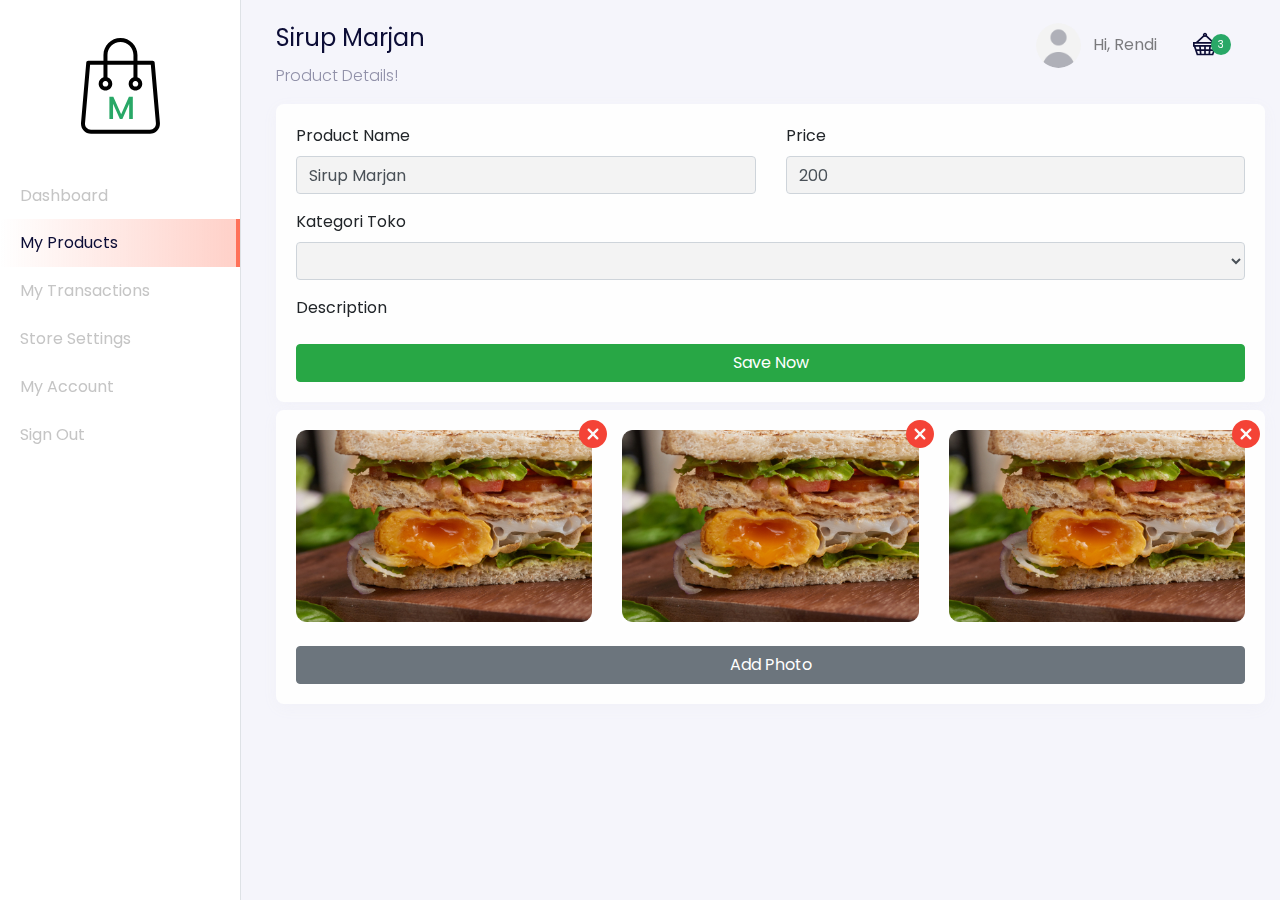
<file: dashboard-products-details.html>
<!DOCTYPE html>
<html lang="en">
  <head>
    <meta charset="utf-8" />
    <meta
      name="viewport"
      content="width=device-width, initial-scale=1, shrink-to-fit=no"
    />
    <meta name="description" content="" />
    <meta name="author" content="" />

    <title>Store - Your Best Marketplace</title>

    <link href="https://unpkg.com/aos@2.3.1/dist/aos.css" rel="stylesheet" />
    <link href="style/main.css" rel="stylesheet" />
  </head>
  <body>
    <div class="page-dashboard">
      <div class="d-flex" id="wrapper" data-aos="fade-right">
        <!--Sidebar-->
        <div class="border-right" id="sidebar-wrapper">
          <div class="sidebar-heading text-center">
            <img src="/images/logo-dashboard.svg" alt="" class="my-4" />
          </div>
          <div class="list-group list-group-flush">
            <a
              href="/dashboard.html"
              class="list-group-item list-group-item-action"
            >
              Dashboard
            </a>
            <a
              href="/dashboard-products.html"
              class="list-group-item list-group-item-action active"
            >
              My Products
            </a>
            <a
              href="/dashboard-transactions.html"
              class="list-group-item list-group-item-action"
            >
              My Transactions
            </a>
            <a
              href="/dashboard-settings.html"
              class="list-group-item list-group-item-action"
            >
              Store Settings
            </a>
            <a
              href="/dashboard-account.html"
              class="list-group-item list-group-item-action"
            >
              My Account
            </a>
            <a
              href="/index.html"
              class="list-group-item list-group-item-action"
            >
              Sign Out
            </a>
          </div>
        </div>
        <!--Page Content-->
        <div id="page-content-wrapper">
          <nav
            class="navbar navbar-expand-lg navbar-light navbar-store fixed-top"
            data-aos="fade-down"
          >
            <div class="container-fluid">
              <button
                class="btn btn-secondary d-md-none mr-auto mr-2"
                id="menu-toggle"
              >
                &laquo; Menu
              </button>
              <button
                class="navbar-toggler"
                type="button"
                data-toggle="collapse"
                data-target="#navbarResponsive"
              >
                <span class="navbar-toggler-icon"></span>
              </button>
              <div class="collapse navbar-collapse" id="navbarResponsive">
                <ul class="navbar-nav d-none d-lg-flex ml-auto">
                  <li class="nav-item dropdown">
                    <a
                      href="#"
                      class="nav-link"
                      id="navbarDropdown"
                      role="button"
                      data-toggle="dropdown"
                    >
                      <img
                        src="/images/default_pc.png"
                        alt=""
                        class="rounded-circle mr-2 profile-picture"
                      />
                      Hi, Rendi
                    </a>
                    <div class="dropdown-menu">
                      <a href="/dashboard.html" class="dropdown-item"
                        >Dashboard</a
                      >
                      <a href="/dashboard-account.html" class="dropdown-item"
                        >Settings</a
                      >
                      <div class="dropdown-divider"></div>
                      <a href="/" class="dropdwon-item">Logout</a>
                    </div>
                  </li>
                  <li class="nav-item">
                    <a href="#" class="nav-link d-inline-block mt-2">
                      <img src="/images/ico-cart.svg" alt="" />
                      <div class="card-badge">3</div>
                    </a>
                  </li>
                </ul>

                <ul class="navbar-nav d-block d-lg-none">
                  <li class="nav-item">
                    <a href="" class="nav-link"> Hi, Rendi </a>
                  </li>
                  <li class="nav-item">
                    <a href="" class="nav-link d-inline-block"> Cart </a>
                  </li>
                </ul>
              </div>
            </div>
          </nav>
          <!--Section Content-->
          <div
            class="section-content section-dashboard-home"
            data-aos="fade-up"
          >
            <div class="container-fluid">
              <div class="dashboard-heading">
                <h2 class="dashboard-title">Sirup Marjan</h2>
                <p class="dashboard-subtitle">Product Details!</p>
              </div>
              <div class="dashboard-content">
                <div class="row">
                  <div class="col-12">
                    <form action="">
                      <div class="card">
                        <div class="card-body">
                          <div class="row">
                            <div class="col-md-6">
                              <div class="form-group">
                                <label>Product Name</label>
                                <input
                                  type="text"
                                  class="form-control"
                                  value="Sirup Marjan"
                                />
                              </div>
                            </div>
                            <div class="col-md-6">
                              <div class="form-group">
                                <label>Price</label>
                                <input
                                  type="number"
                                  class="form-control"
                                  value="200"
                                />
                              </div>
                            </div>
                            <div class="col-md-12">
                              <div class="form-group">
                                <label>Kategori Toko</label>
                                <select name="category" class="form-control">
                                  <option value="" disabled>
                                    Select Category
                                  </option>
                                </select>
                              </div>
                            </div>
                            <div class="col-md-12">
                              <div class="form-group">
                                <label>Description</label>
                                <div id="editor"></div>
                              </div>
                            </div>
                          </div>
                          <div class="row">
                            <div class="col text-right">
                              <button
                                type="submit"
                                class="btn btn-success px-5 btn-block"
                              >
                                Save Now
                              </button>
                            </div>
                          </div>
                        </div>
                      </div>
                    </form>
                  </div>
                </div>
                <div class="row mt-2">
                  <div class="col-12">
                    <div class="card">
                      <div class="card-body">
                        <div class="row">
                          <div class="col-md-4">
                            <div class="gallery-container">
                              <img
                                src="/images/product-american-toast.jpg"
                                alt=""
                                class="w-100"
                              />
                              <a href="#" class="delete-gallery">
                                <img src="/images/ico-remove.svg" alt="" />
                              </a>
                            </div>
                          </div>
                          <div class="col-md-4">
                            <div class="gallery-container">
                              <img
                                src="/images/product-american-toast.jpg"
                                alt=""
                                class="w-100"
                              />
                              <a href="#" class="delete-gallery">
                                <img src="/images/ico-remove.svg" alt="" />
                              </a>
                            </div>
                          </div>
                          <div class="col-md-4">
                            <div class="gallery-container">
                              <img
                                src="/images/product-american-toast.jpg"
                                alt=""
                                class="w-100"
                              />
                              <a href="#" class="delete-gallery">
                                <img src="/images/ico-remove.svg" alt="" />
                              </a>
                            </div>
                          </div>
                          <div class="col-12">
                            <input type="file" id="file" style="display: none;" multiple>
                            <button class="btn btn-secondary btn-block mt-4" onclick="thisFileUpload()">Add Photo</button>
                          </div>
                        </div>
                      </div>
                    </div>
                  </div>
                </div>
              </div>
            </div>
          </div>
        </div>
      </div>
    </div>
    <!-- Bootstrap core JavaScript -->
    <script src="/vendor/jquery/jquery.slim.min.js"></script>
    <script src="/vendor/bootstrap/js/bootstrap.bundle.min.js"></script>
    <script src="https://unpkg.com/aos@2.3.1/dist/aos.js"></script>
    <script>
      AOS.init();
    </script>
    <script>
      $("#menu-toggle").click(function (e) {
        e.preventDefault();
        $("#wrapper").toggleClass("toggled");
      });
    </script>
    <script src="https://cdn.ckeditor.com/ckeditor5/35.1.0/classic/ckeditor.js"></script>
    <script>
      function thisFileUpload(){
        document.getElementById("file").click();
      }
    </script>
    <script>
      ClassicEditor.create(document.querySelector("#editor"))
        .then((editor) => {
          console.log(editor);
        })
        .catch((error) => {
          console.error(error);
        });
    </script>
  </body>
</html>
</file>
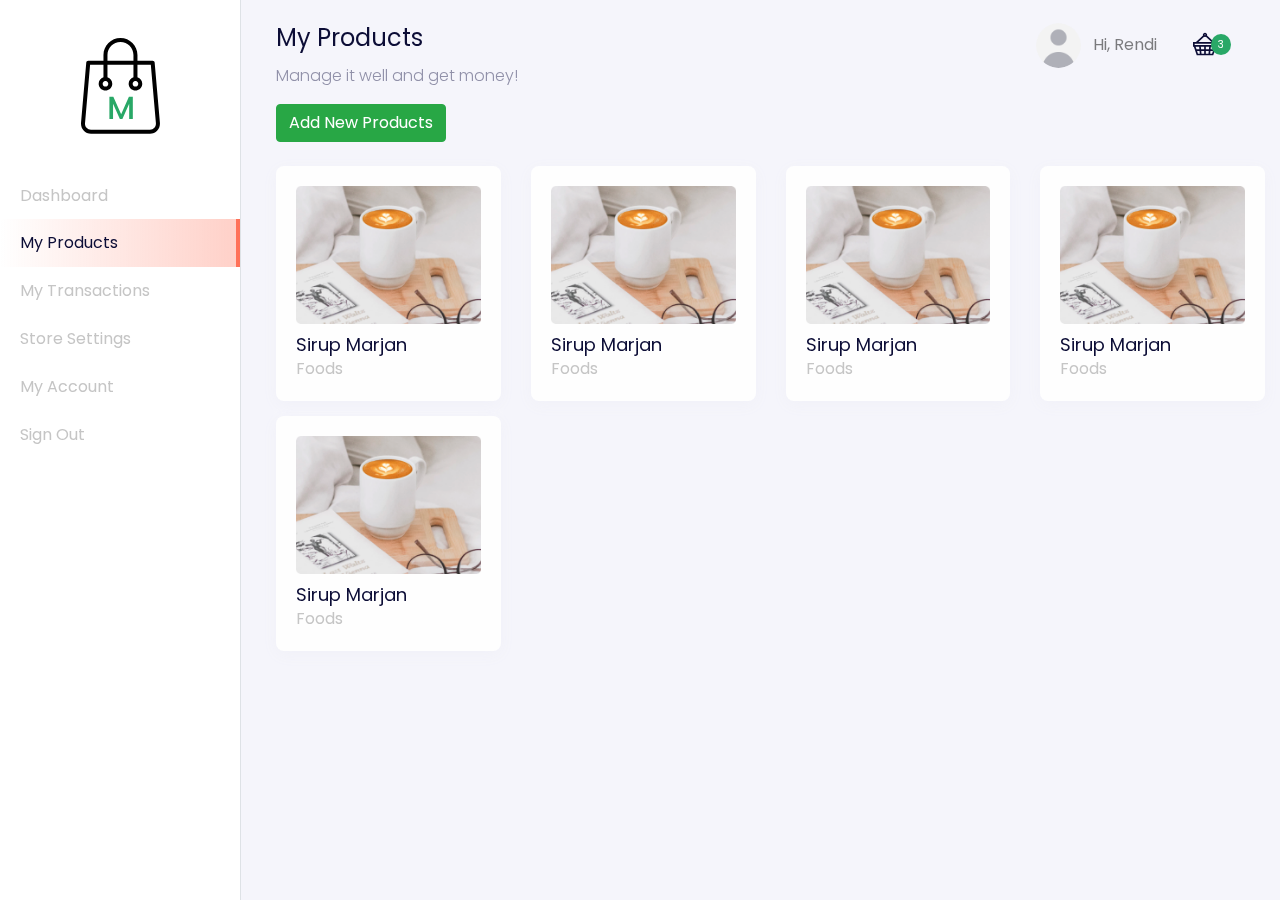
<file: dashboard-products.html>
<!DOCTYPE html>
<html lang="en">
  <head>
    <meta charset="utf-8" />
    <meta
      name="viewport"
      content="width=device-width, initial-scale=1, shrink-to-fit=no"
    />
    <meta name="description" content="" />
    <meta name="author" content="" />

    <title>Store - Your Best Marketplace</title>

    <link href="https://unpkg.com/aos@2.3.1/dist/aos.css" rel="stylesheet" />
    <link href="style/main.css" rel="stylesheet" />
  </head>
  <body>
    <div class="page-dashboard">
      <div class="d-flex" id="wrapper" data-aos="fade-right">
        <!--Sidebar-->
        <div class="border-right" id="sidebar-wrapper">
          <div class="sidebar-heading text-center">
            <img src="/images/logo-dashboard.svg" alt="" class="my-4" />
          </div>
          <div class="list-group list-group-flush">
            <a
              href="/dashboard.html"
              class="list-group-item list-group-item-action"
            >
              Dashboard
            </a>
            <a
              href="/dashboard-products.html"
              class="list-group-item list-group-item-action active"
            >
              My Products
            </a>
            <a
              href="/dashboard-transactions.html"
              class="list-group-item list-group-item-action"
            >
              My Transactions
            </a>
            <a
              href="/dashboard-settings.html"
              class="list-group-item list-group-item-action"
            >
              Store Settings
            </a>
            <a
              href="/dashboard-account.html"
              class="list-group-item list-group-item-action"
            >
              My Account
            </a>
            <a
              href="/index.html"
              class="list-group-item list-group-item-action"
            >
              Sign Out
            </a>
          </div>
        </div>
        <!--Page Content-->
        <div id="page-content-wrapper">
          <nav
            class="navbar navbar-expand-lg navbar-light navbar-store fixed-top"
            data-aos="fade-down"
          >
            <div class="container-fluid">
              <button
                class="btn btn-secondary d-md-none mr-auto mr-2"
                id="menu-toggle"
              >
                &laquo; Menu
              </button>
              <button
                class="navbar-toggler"
                type="button"
                data-toggle="collapse"
                data-target="#navbarResponsive"
              >
                <span class="navbar-toggler-icon"></span>
              </button>
              <div class="collapse navbar-collapse" id="navbarResponsive">
                <ul class="navbar-nav d-none d-lg-flex ml-auto">
                  <li class="nav-item dropdown">
                    <a
                      href="#"
                      class="nav-link"
                      id="navbarDropdown"
                      role="button"
                      data-toggle="dropdown"
                    >
                      <img
                        src="/images/default_pc.png"
                        alt=""
                        class="rounded-circle mr-2 profile-picture"
                      />
                      Hi, Rendi
                    </a>
                    <div class="dropdown-menu">
                      <a href="/dashboard.html" class="dropdown-item"
                        >Dashboard</a
                      >
                      <a href="/dashboard-account.html" class="dropdown-item"
                        >Settings</a
                      >
                      <div class="dropdown-divider"></div>
                      <a href="/" class="dropdwon-item">Logout</a>
                    </div>
                  </li>
                  <li class="nav-item">
                    <a href="#" class="nav-link d-inline-block mt-2">
                      <img src="/images/ico-cart.svg" alt="" />
                      <div class="card-badge">3</div>
                    </a>
                  </li>
                </ul>

                <ul class="navbar-nav d-block d-lg-none">
                  <li class="nav-item">
                    <a href="" class="nav-link"> Hi, Rendi </a>
                  </li>
                  <li class="nav-item">
                    <a href="" class="nav-link d-inline-block"> Cart </a>
                  </li>
                </ul>
              </div>
            </div>
          </nav>
          <!--Section Content-->
          <div
            class="section-content section-dashboard-home"
            data-aos="fade-up"
          >
            <div class="container-fluid">
              <div class="dashboard-heading">
                <h2 class="dashboard-title">My Products</h2>
                <p class="dashboard-subtitle">Manage it well and get money!</p>
                <div class="dashboard-content">
                  <div class="row">
                    <div class="col-12">
                      <a href="/dashboard-products-create.html" class="btn btn-success">Add New Products</a>
                    </div>
                  </div>
                  <div class="row mt-4">
                    <div class="col-12 col-sm-6 col-md-4 col-lg-3">
                      <a href="/dashboard-products-details.html" class="card card-dashboard-product d-block">
                        <div class="card-body">
                          <img src="/images/product-image.png" alt="" class="w-100 mb-2"/>
                          <div class="product-title">Sirup Marjan</div>
                          <div class="product-category">Foods</div>
                        </div>
                      </a>
                    </div>
                    <div class="col-12 col-sm-6 col-md-4 col-lg-3">
                      <a href="/dashboard-products-details.html" class="card card-dashboard-product d-block">
                        <div class="card-body">
                          <img src="/images/product-image.png" alt="" class="w-100 mb-2"/>
                          <div class="product-title">Sirup Marjan</div>
                          <div class="product-category">Foods</div>
                        </div>
                      </a>
                    </div>
                    <div class="col-12 col-sm-6 col-md-4 col-lg-3">
                      <a href="/dashboard-products-details.html" class="card card-dashboard-product d-block">
                        <div class="card-body">
                          <img src="/images/product-image.png" alt="" class="w-100 mb-2"/>
                          <div class="product-title">Sirup Marjan</div>
                          <div class="product-category">Foods</div>
                        </div>
                      </a>
                    </div>
                    <div class="col-12 col-sm-6 col-md-4 col-lg-3">
                      <a href="/dashboard-products-details.html" class="card card-dashboard-product d-block">
                        <div class="card-body">
                          <img src="/images/product-image.png" alt="" class="w-100 mb-2"/>
                          <div class="product-title">Sirup Marjan</div>
                          <div class="product-category">Foods</div>
                        </div>
                      </a>
                    </div>
                    <div class="col-12 col-sm-6 col-md-4 col-lg-3">
                      <a href="/dashboard-products-details.html" class="card card-dashboard-product d-block">
                        <div class="card-body">
                          <img src="/images/product-image.png" alt="" class="w-100 mb-2"/>
                          <div class="product-title">Sirup Marjan</div>
                          <div class="product-category">Foods</div>
                        </div>
                      </a>
                    </div>
                  </div>
                </div>
              </div>
            </div>
          </div>
        </div>
      </div>
    </div>
    <!-- Bootstrap core JavaScript -->
    <script src="/vendor/jquery/jquery.slim.min.js"></script>
    <script src="/vendor/bootstrap/js/bootstrap.bundle.min.js"></script>
    <script src="https://unpkg.com/aos@2.3.1/dist/aos.js"></script>
    <script>
      AOS.init();
    </script>
    <script>
      $("#menu-toggle").click(function (e) {
        e.preventDefault();
        $("#wrapper").toggleClass("toggled");
      });
    </script>
  </body>
</html>
</file>
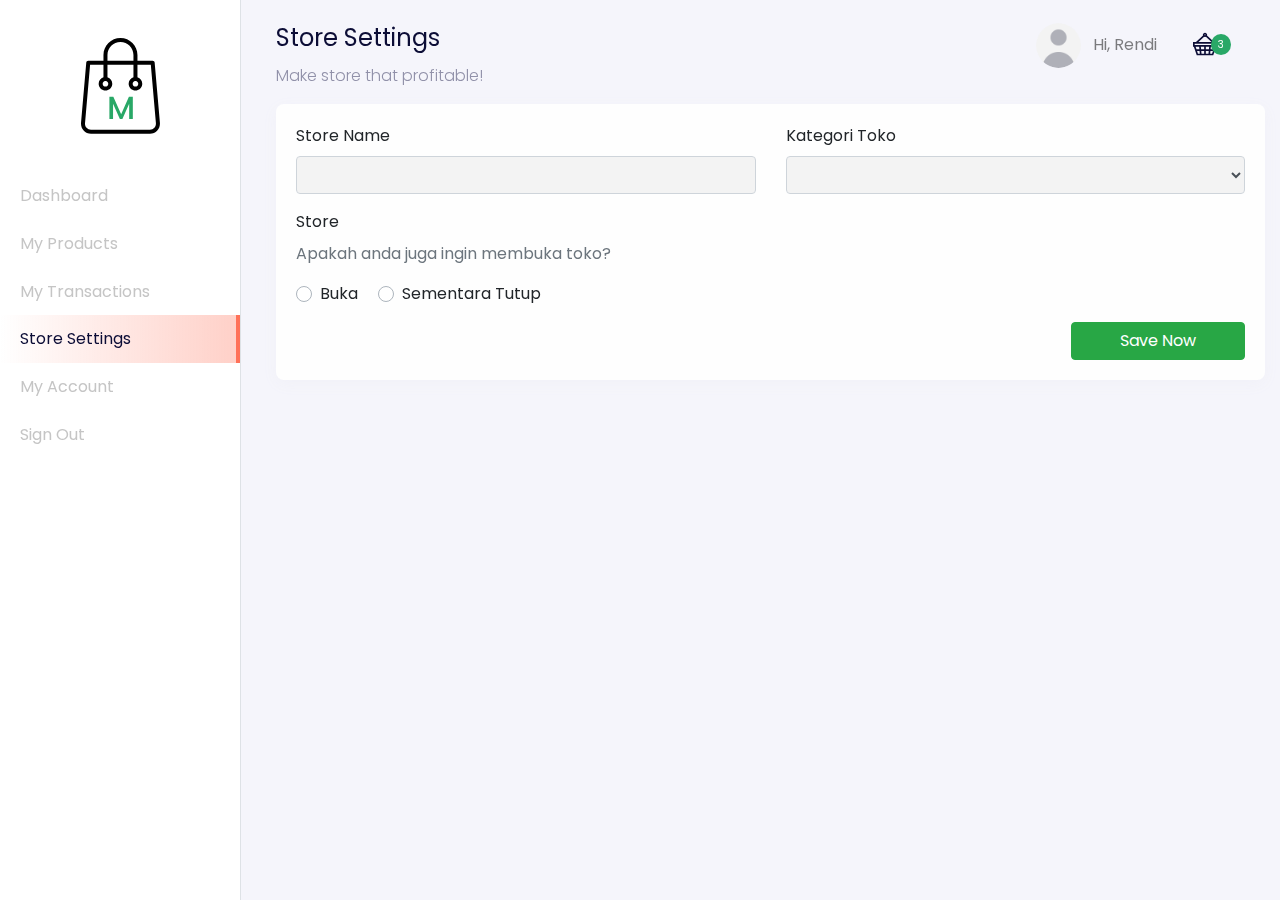
<file: dashboard-settings.html>
<!DOCTYPE html>
<html lang="en">
  <head>
    <meta charset="utf-8" />
    <meta
      name="viewport"
      content="width=device-width, initial-scale=1, shrink-to-fit=no"
    />
    <meta name="description" content="" />
    <meta name="author" content="" />

    <title>Store - Your Best Marketplace</title>

    <link href="https://unpkg.com/aos@2.3.1/dist/aos.css" rel="stylesheet" />
    <link href="style/main.css" rel="stylesheet" />
  </head>
  <body>
    <div class="page-dashboard">
      <div class="d-flex" id="wrapper" data-aos="fade-right">
        <!--Sidebar-->
        <div class="border-right" id="sidebar-wrapper">
          <div class="sidebar-heading text-center">
            <img src="/images/logo-dashboard.svg" alt="" class="my-4" />
          </div>
          <div class="list-group list-group-flush">
            <a
              href="/dashboard.html"
              class="list-group-item list-group-item-action"
            >
              Dashboard
            </a>
            <a
              href="/dashboard-products.html"
              class="list-group-item list-group-item-action"
            >
              My Products
            </a>
            <a
              href="/dashboard-transactions.html"
              class="list-group-item list-group-item-action"
            >
              My Transactions
            </a>
            <a
              href="/dashboard-settings.html"
              class="list-group-item list-group-item-action active"
            >
              Store Settings
            </a>
            <a
              href="/dashboard-account.html"
              class="list-group-item list-group-item-action"
            >
              My Account
            </a>
            <a
              href="/index.html"
              class="list-group-item list-group-item-action"
            >
              Sign Out
            </a>
          </div>
        </div>
        <!--Page Content-->
        <div id="page-content-wrapper">
          <nav
            class="navbar navbar-expand-lg navbar-light navbar-store fixed-top"
            data-aos="fade-down"
          >
            <div class="container-fluid">
              <button
                class="btn btn-secondary d-md-none mr-auto mr-2"
                id="menu-toggle"
              >
                &laquo; Menu
              </button>
              <button
                class="navbar-toggler"
                type="button"
                data-toggle="collapse"
                data-target="#navbarResponsive"
              >
                <span class="navbar-toggler-icon"></span>
              </button>
              <div class="collapse navbar-collapse" id="navbarResponsive">
                <ul class="navbar-nav d-none d-lg-flex ml-auto">
                  <li class="nav-item dropdown">
                    <a
                      href="#"
                      class="nav-link"
                      id="navbarDropdown"
                      role="button"
                      data-toggle="dropdown"
                    >
                      <img
                        src="/images/default_pc.png"
                        alt=""
                        class="rounded-circle mr-2 profile-picture"
                      />
                      Hi, Rendi
                    </a>
                    <div class="dropdown-menu">
                      <a href="/dashboard.html" class="dropdown-item"
                        >Dashboard</a
                      >
                      <a href="/dashboard-account.html" class="dropdown-item"
                        >Settings</a
                      >
                      <div class="dropdown-divider"></div>
                      <a href="/" class="dropdwon-item">Logout</a>
                    </div>
                  </li>
                  <li class="nav-item">
                    <a href="#" class="nav-link d-inline-block mt-2">
                      <img src="/images/ico-cart.svg" alt="" />
                      <div class="card-badge">3</div>
                    </a>
                  </li>
                </ul>

                <ul class="navbar-nav d-block d-lg-none">
                  <li class="nav-item">
                    <a href="" class="nav-link"> Hi, Rendi </a>
                  </li>
                  <li class="nav-item">
                    <a href="" class="nav-link d-inline-block"> Cart </a>
                  </li>
                </ul>
              </div>
            </div>
          </nav>
          <!--Section Content-->
          <div
            class="section-content section-dashboard-home"
            data-aos="fade-up"
          >
            <div class="container-fluid">
              <div class="dashboard-heading">
                <h2 class="dashboard-title">Store Settings</h2>
                <p class="dashboard-subtitle">Make store that profitable!</p>
              </div>
              <div class="dashboard-content">
                <div class="row">
                  <div class="col-12">
                    <form action="">
                      <div class="card">
                        <div class="card-body">
                          <div class="row">
                            <div class="col-md-6">
                              <div class="form-group">
                                <label>Store Name</label>
                                <input type="text" class="form-control"/>
                              </div>
                            </div>
                            <div class="col-md-6">
                              <div class="form-group">
                                <label>Kategori Toko</label>
                                <select name="category" class="form-control">
                                  <option value="" disabled>Select Category</option>
                                </select>
                              </div>
                            </div>
                            <div class="col-md-6">
                              <div class="form-group">
                                <label>Store</label>
                                <p class="text-muted">
                                  Apakah anda juga ingin membuka toko?
                                </p>
                                <div class="custom-control custom-radio custom-control-inline">
                                  <input type="radio" class="custom-control-input" name="is_store_open" id="openStoreTrue" value="true">
                                  <label for="openStoreTrue" class="custom-control-label">Buka</label>
                                </div>
                                <div class="custom-control custom-radio custom-control-inline">
                                  <input type="radio" class="custom-control-input" name="is_store_open" id="openStoreFalse" value="false">
                                  <label for="openStoreFalse" class="custom-control-label">Sementara Tutup</label>
                                </div>
                              </div>
                            </div>
                          </div>
                          <div class="row">
                            <div class="col text-right">
                              <button type="submit" class="btn btn-success px-5">
                                Save Now
                              </button>
                            </div>
                          </div>
                        </div>
                      </div>
                    </form>
                  </div>
                </div>
              </div>
            </div>
          </div>
        </div>
      </div>
    </div>
    <!-- Bootstrap core JavaScript -->
    <script src="/vendor/jquery/jquery.slim.min.js"></script>
    <script src="/vendor/bootstrap/js/bootstrap.bundle.min.js"></script>
    <script src="https://unpkg.com/aos@2.3.1/dist/aos.js"></script>
    <script>
      AOS.init();
    </script>
    <script>
      $("#menu-toggle").click(function (e) {
        e.preventDefault();
        $("#wrapper").toggleClass("toggled");
      });
    </script>
  </body>
</html>
</file>
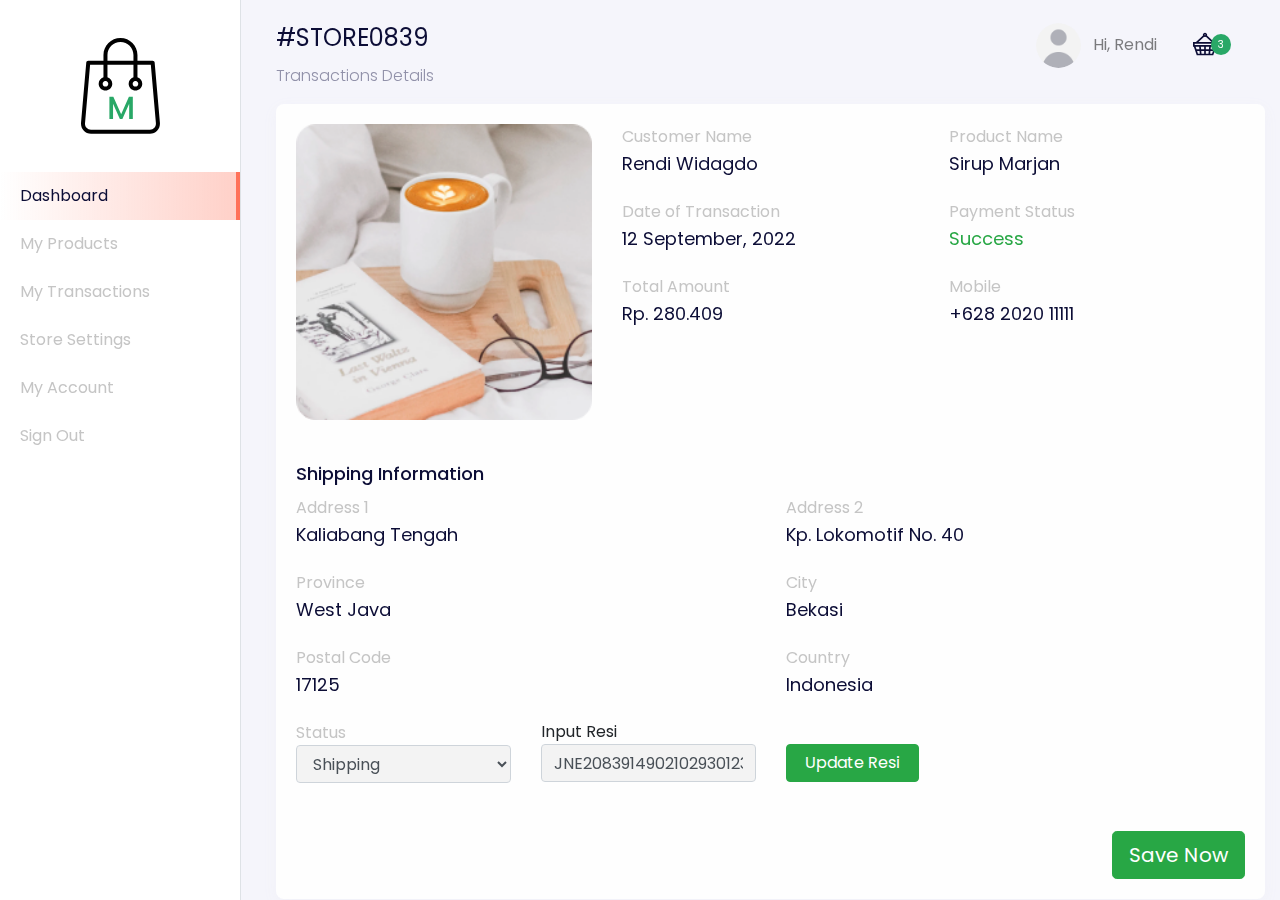
<file: dashboard-transactions-details.html>
<!DOCTYPE html>
<html lang="en">
  <head>
    <meta charset="utf-8" />
    <meta
      name="viewport"
      content="width=device-width, initial-scale=1, shrink-to-fit=no"
    />
    <meta name="description" content="" />
    <meta name="author" content="" />

    <title>Store - Your Best Marketplace</title>

    <link href="https://unpkg.com/aos@2.3.1/dist/aos.css" rel="stylesheet" />
    <link href="style/main.css" rel="stylesheet" />
  </head>
  <body>
    <div class="page-dashboard">
      <div class="d-flex" id="wrapper" data-aos="fade-right">
        <!--Sidebar-->
        <div class="border-right" id="sidebar-wrapper">
          <div class="sidebar-heading text-center">
            <img src="/images/logo-dashboard.svg" alt="" class="my-4" />
          </div>
          <div class="list-group list-group-flush">
            <a
              href="/dashboard.html"
              class="list-group-item list-group-item-action active"
            >
              Dashboard
            </a>
            <a
              href="/dashboard-products.html"
              class="list-group-item list-group-item-action"
            >
              My Products
            </a>
            <a
              href="/dashboard-transactions.html"
              class="list-group-item list-group-item-action"
            >
              My Transactions
            </a>
            <a
              href="/dashboard-settings.html"
              class="list-group-item list-group-item-action"
            >
              Store Settings
            </a>
            <a
              href="/dashboard-account.html"
              class="list-group-item list-group-item-action"
            >
              My Account
            </a>
            <a
              href="/index.html"
              class="list-group-item list-group-item-action"
            >
              Sign Out
            </a>
          </div>
        </div>
        <!--Page Content-->
        <div id="page-content-wrapper">
          <nav
            class="navbar navbar-expand-lg navbar-light navbar-store fixed-top"
            data-aos="fade-down"
          >
            <div class="container-fluid">
              <button
                class="btn btn-secondary d-md-none mr-auto mr-2"
                id="menu-toggle"
              >
                &laquo; Menu
              </button>
              <button
                class="navbar-toggler"
                type="button"
                data-toggle="collapse"
                data-target="#navbarResponsive"
              >
                <span class="navbar-toggler-icon"></span>
              </button>
              <div class="collapse navbar-collapse" id="navbarResponsive">
                <ul class="navbar-nav d-none d-lg-flex ml-auto">
                  <li class="nav-item dropdown">
                    <a
                      href="#"
                      class="nav-link"
                      id="navbarDropdown"
                      role="button"
                      data-toggle="dropdown"
                    >
                      <img
                        src="/images/default_pc.png"
                        alt=""
                        class="rounded-circle mr-2 profile-picture"
                      />
                      Hi, Rendi
                    </a>
                    <div class="dropdown-menu">
                      <a href="/dashboard.html" class="dropdown-item"
                        >Dashboard</a
                      >
                      <a href="/dashboard-account.html" class="dropdown-item"
                        >Settings</a
                      >
                      <div class="dropdown-divider"></div>
                      <a href="/" class="dropdwon-item">Logout</a>
                    </div>
                  </li>
                  <li class="nav-item">
                    <a href="#" class="nav-link d-inline-block mt-2">
                      <img src="/images/ico-cart.svg" alt="" />
                      <div class="card-badge">3</div>
                    </a>
                  </li>
                </ul>

                <ul class="navbar-nav d-block d-lg-none">
                  <li class="nav-item">
                    <a href="" class="nav-link"> Hi, Rendi </a>
                  </li>
                  <li class="nav-item">
                    <a href="" class="nav-link d-inline-block"> Cart </a>
                  </li>
                </ul>
              </div>
            </div>
          </nav>
          <!--Section Content-->
          <div
            class="section-content section-dashboard-home"
            data-aos="fade-up"
          >
            <div class="container-fluid">
              <div class="dashboard-heading">
                <h2 class="dashboard-title">#STORE0839</h2>
                <p class="dashboard-subtitle">Transactions Details</p>
              </div>
              <div class="dashboard-content" id="transactionDetails">
                <div class="row">
                  <div class="col-12">
                    <div class="card">
                      <div class="card-body">
                        <div class="row">
                          <div class="col-12 col-md-4">
                            <img
                              src="/images/product-detail-dashboard.png"
                              class="w-100 mb-3"
                              alt=""
                            />
                          </div>
                          <div class="col-12 col-md-8">
                            <div class="row">
                              <div class="col-12 col-md-6">
                                <div class="product-title">Customer Name</div>
                                <div class="product-subtitle">
                                  Rendi Widagdo
                                </div>
                              </div>
                              <div class="col-12 col-md-6">
                                <div class="product-title">Product Name</div>
                                <div class="product-subtitle">Sirup Marjan</div>
                              </div>
                              <div class="col-12 col-md-6">
                                <div class="product-title">
                                  Date of Transaction
                                </div>
                                <div class="product-subtitle">
                                  12 September, 2022
                                </div>
                              </div>
                              <div class="col-12 col-md-6">
                                <div class="product-title">Payment Status</div>
                                <div class="product-subtitle text-success">
                                  Success
                                </div>
                              </div>
                              <div class="col-12 col-md-6">
                                <div class="product-title">Total Amount</div>
                                <div class="product-subtitle">Rp. 280.409</div>
                              </div>
                              <div class="col-12 col-md-6">
                                <div class="product-title">Mobile</div>
                                <div class="product-subtitle">
                                  +628 2020 11111
                                </div>
                              </div>
                            </div>
                          </div>
                        </div>
                        <div class="row">
                          <div class="col-12 mt-4">
                            <h5>Shipping Information</h5>
                          </div>
                          <div class="col-12">
                            <div class="row">
                              <div class="col-12 col-md-6">
                                <div class="product-title">Address 1</div>
                                <div class="product-subtitle">
                                  Kaliabang Tengah
                                </div>
                              </div>
                              <div class="col-12 col-md-6">
                                <div class="product-title">Address 2</div>
                                <div class="product-subtitle">
                                  Kp. Lokomotif No. 40
                                </div>
                              </div>
                              <div class="col-12 col-md-6">
                                <div class="product-title">Province</div>
                                <div class="product-subtitle">West Java</div>
                              </div>
                              <div class="col-12 col-md-6">
                                <div class="product-title">City</div>
                                <div class="product-subtitle">Bekasi</div>
                              </div>
                              <div class="col-12 col-md-6">
                                <div class="product-title">Postal Code</div>
                                <div class="product-subtitle">17125</div>
                              </div>
                              <div class="col-12 col-md-6">
                                <div class="product-title">Country</div>
                                <div class="product-subtitle">Indonesia</div>
                              </div>
                              <div class="col-12 col-md-3">
                                <div class="product-title">Status</div>
                                <select
                                  name="status"
                                  id="status"
                                  v-model="status"
                                  class="form-control"
                                >
                                  <option value="UNPAID">Unpaid</option>
                                  <option value="PENDING">Pending</option>
                                  <option value="SHIPPING">Shipping</option>
                                  <option value="SUCCESS">Success</option>
                                </select>
                              </div>
                              <template v-if="status == 'SHIPPING'">
                                <div class="col-md-3">
                                  <div class="product-tile">Input Resi</div>
                                  <input
                                    type="text"
                                    name="resi"
                                    class="form-control"
                                    v-model="resi"
                                  />
                                </div>
                                <div class="col-md-2">
                                  <button
                                    type="submit"
                                    class="btn btn-success btn-block mt-4"
                                  >
                                    Update Resi
                                  </button>
                                </div>
                              </template>
                            </div>
                          </div>
                        </div>
                        <div class="row mt-4">
                          <div class="col-12 text-right">
                            <button type="submit" class="btn btn-lg btn-success mt-4">
                              Save Now
                            </button>
                          </div>
                        </div>
                      </div>
                    </div>
                  </div>
                </div>
              </div>
            </div>
          </div>
        </div>
      </div>
    </div>
    <!-- Bootstrap core JavaScript -->
    <script src="/vendor/jquery/jquery.slim.min.js"></script>
    <script src="/vendor/bootstrap/js/bootstrap.bundle.min.js"></script>
    <script src="https://unpkg.com/aos@2.3.1/dist/aos.js"></script>
    <script>
      AOS.init();
    </script>
    <script>
      $("#menu-toggle").click(function (e) {
        e.preventDefault();
        $("#wrapper").toggleClass("toggled");
      });
    </script>
    <script src="/vendor/vue/vue.js"></script>
    <script>
      var transactionDetails = new Vue({
        el: "#transactionDetails",
        data: {
          status: "SHIPPING",
          resi: "JNE20839149021029301231",
        },
      });
    </script>
  </body>
</html>
</file>
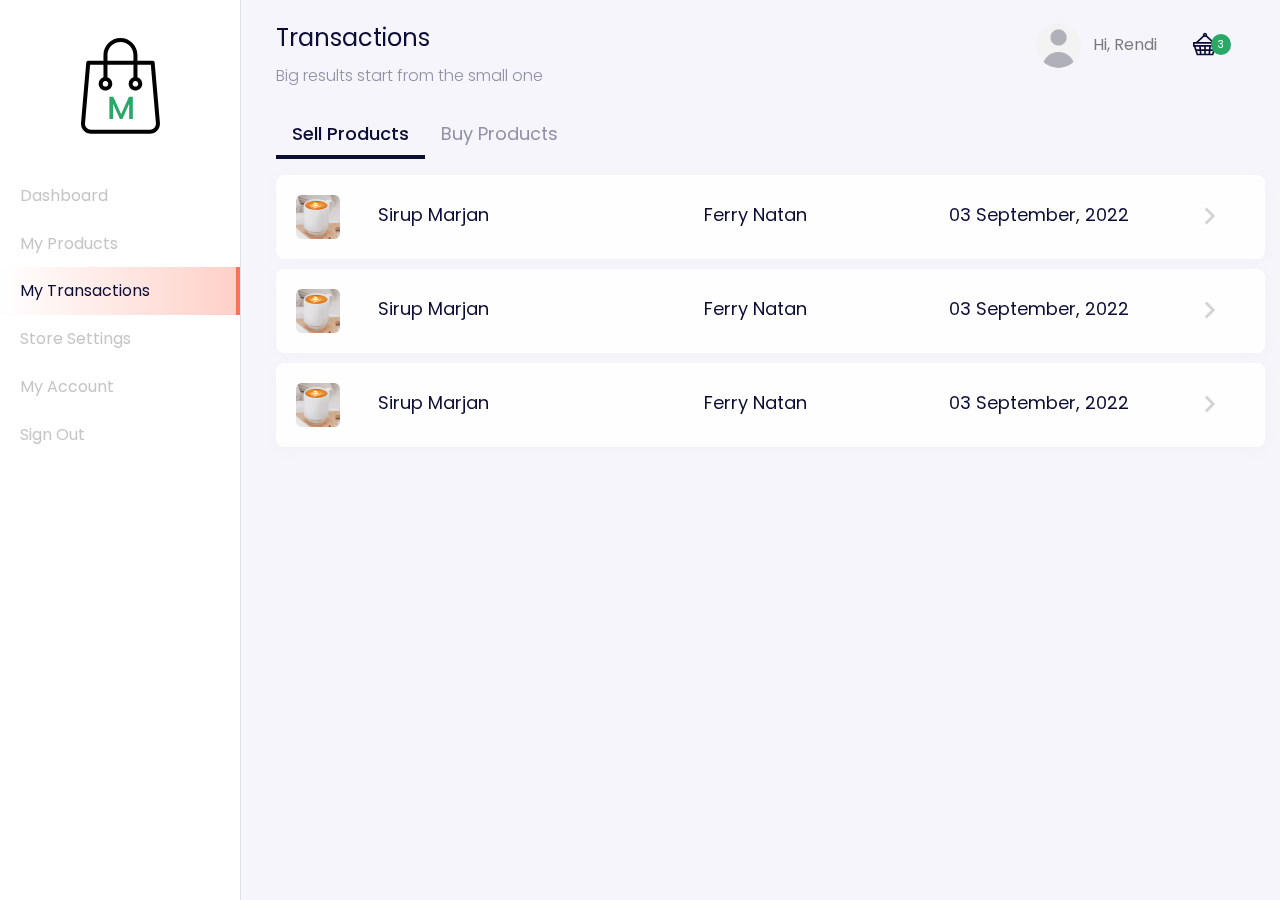
<file: dashboard-transactions.html>
<!DOCTYPE html>
<html lang="en">
  <head>
    <meta charset="utf-8" />
    <meta
      name="viewport"
      content="width=device-width, initial-scale=1, shrink-to-fit=no"
    />
    <meta name="description" content="" />
    <meta name="author" content="" />

    <title>Store - Your Best Marketplace</title>

    <link href="https://unpkg.com/aos@2.3.1/dist/aos.css" rel="stylesheet" />
    <link href="style/main.css" rel="stylesheet" />
  </head>
  <body>
    <div class="page-dashboard">
      <div class="d-flex" id="wrapper" data-aos="fade-right">
        <!--Sidebar-->
        <div class="border-right" id="sidebar-wrapper">
          <div class="sidebar-heading text-center">
            <img src="/images/logo-dashboard.svg" alt="" class="my-4" />
          </div>
          <div class="list-group list-group-flush">
            <a
              href="/dashboard.html"
              class="list-group-item list-group-item-action"
            >
              Dashboard
            </a>
            <a
              href="/dashboard-products.html"
              class="list-group-item list-group-item-action"
            >
              My Products
            </a>
            <a
              href="/dashboard-transactions.html"
              class="list-group-item list-group-item-action active"
            >
              My Transactions
            </a>
            <a
              href="/dashboard-settings.html"
              class="list-group-item list-group-item-action"
            >
              Store Settings
            </a>
            <a
              href="/dashboard-account.html"
              class="list-group-item list-group-item-action"
            >
              My Account
            </a>
            <a
              href="/index.html"
              class="list-group-item list-group-item-action"
            >
              Sign Out
            </a>
          </div>
        </div>
        <!--Page Content-->
        <div id="page-content-wrapper">
          <nav
            class="navbar navbar-expand-lg navbar-light navbar-store fixed-top"
            data-aos="fade-down"
          >
            <div class="container-fluid">
              <button
                class="btn btn-secondary d-md-none mr-auto mr-2"
                id="menu-toggle"
              >
                &laquo; Menu
              </button>
              <button
                class="navbar-toggler"
                type="button"
                data-toggle="collapse"
                data-target="#navbarResponsive"
              >
                <span class="navbar-toggler-icon"></span>
              </button>
              <div class="collapse navbar-collapse" id="navbarResponsive">
                <ul class="navbar-nav d-none d-lg-flex ml-auto">
                  <li class="nav-item dropdown">
                    <a
                      href="#"
                      class="nav-link"
                      id="navbarDropdown"
                      role="button"
                      data-toggle="dropdown"
                    >
                      <img
                        src="/images/default_pc.png"
                        alt=""
                        class="rounded-circle mr-2 profile-picture"
                      />
                      Hi, Rendi
                    </a>
                    <div class="dropdown-menu">
                      <a href="/dashboard.html" class="dropdown-item"
                        >Dashboard</a
                      >
                      <a href="/dashboard-account.html" class="dropdown-item"
                        >Settings</a
                      >
                      <div class="dropdown-divider"></div>
                      <a href="/" class="dropdwon-item">Logout</a>
                    </div>
                  </li>
                  <li class="nav-item">
                    <a href="#" class="nav-link d-inline-block mt-2">
                      <img src="/images/ico-cart.svg" alt="" />
                      <div class="card-badge">3</div>
                    </a>
                  </li>
                </ul>

                <ul class="navbar-nav d-block d-lg-none">
                  <li class="nav-item">
                    <a href="" class="nav-link"> Hi, Rendi </a>
                  </li>
                  <li class="nav-item">
                    <a href="" class="nav-link d-inline-block"> Cart </a>
                  </li>
                </ul>
              </div>
            </div>
          </nav>
          <!--Section Content-->
          <div
            class="section-content section-dashboard-home"
            data-aos="fade-up"
          >
            <div class="container-fluid">
              <div class="dashboard-heading">
                <h2 class="dashboard-title">Transactions</h2>
                <p class="dashboard-subtitle">
                  Big results start from the small one
                </p>
                <div class="dashboard-content">
                  <div class="row">
                    <div class="col-12 mt-2">
                      <ul
                        class="nav nav-pills mb-3"
                        id="pills-tab"
                        role="tablist"
                      >
                        <li class="nav-item">
                          <a
                            class="nav-link active"
                            id="pills-home-tab"
                            data-toggle="pill"
                            href="#pills-home"
                            role="tab"
                            aria-controls="pills-home"
                            aria-selected="true"
                            >Sell Products</a
                          >
                        </li>
                        <li class="nav-item">
                          <a
                            class="nav-link"
                            id="pills-profile-tab"
                            data-toggle="pill"
                            href="#pills-profile"
                            role="tab"
                            aria-controls="pills-profile"
                            aria-selected="false"
                            >Buy Products</a
                          >
                        </li>
                      </ul>
                      <div class="tab-content" id="pills-tabContent">
                        <div
                          class="tab-pane fade show active"
                          id="pills-home"
                          role="tabpanel"
                          aria-labelledby="pills-home-tab"
                        >
                          <a
                            href="/dashboard-transactions-details.html"
                            class="card card-list d-block"
                          >
                            <div class="card-body">
                              <div class="row">
                                <div class="col-md-1">
                                  <img
                                    src="/images/dashboard-image1.png"
                                    alt=""
                                  />
                                </div>
                                <div class="col-md-4">Sirup Marjan</div>
                                <div class="col-md-3">Ferry Natan</div>
                                <div class="col-md-3">03 September, 2022</div>
                                <div class="col-md-1 d-none d-md-block">
                                  <img
                                    src="/images/dashboard-arrow.svg"
                                    alt=""
                                  />
                                </div>
                              </div>
                            </div>
                          </a>
                          <a
                            href="/dashboard-transactions-details.html"
                            class="card card-list d-block"
                          >
                            <div class="card-body">
                              <div class="row">
                                <div class="col-md-1">
                                  <img
                                    src="/images/dashboard-image1.png"
                                    alt=""
                                  />
                                </div>
                                <div class="col-md-4">Sirup Marjan</div>
                                <div class="col-md-3">Ferry Natan</div>
                                <div class="col-md-3">03 September, 2022</div>
                                <div class="col-md-1 d-none d-md-block">
                                  <img
                                    src="/images/dashboard-arrow.svg"
                                    alt=""
                                  />
                                </div>
                              </div>
                            </div>
                          </a>
                          <a
                            href="/dashboard-transactions-details.html"
                            class="card card-list d-block"
                          >
                            <div class="card-body">
                              <div class="row">
                                <div class="col-md-1">
                                  <img
                                    src="/images/dashboard-image1.png"
                                    alt=""
                                  />
                                </div>
                                <div class="col-md-4">Sirup Marjan</div>
                                <div class="col-md-3">Ferry Natan</div>
                                <div class="col-md-3">03 September, 2022</div>
                                <div class="col-md-1 d-none d-md-block">
                                  <img
                                    src="/images/dashboard-arrow.svg"
                                    alt=""
                                  />
                                </div>
                              </div>
                            </div>
                          </a>
                        </div>
                        <div
                          class="tab-pane fade"
                          id="pills-profile"
                          role="tabpanel"
                          aria-labelledby="pills-profile-tab"
                        >
                          <a
                            href="/dashboard-transactions-details.html"
                            class="card card-list d-block"
                          >
                            <div class="card-body">
                              <div class="row">
                                <div class="col-md-1">
                                  <img
                                    src="/images/dashboard-image1.png"
                                    alt=""
                                  />
                                </div>
                                <div class="col-md-4">Sirup Marjan</div>
                                <div class="col-md-3">Ferry Natan</div>
                                <div class="col-md-3">03 September, 2022</div>
                                <div class="col-md-1 d-none d-md-block">
                                  <img
                                    src="/images/dashboard-arrow.svg"
                                    alt=""
                                  />
                                </div>
                              </div>
                            </div>
                          </a>
                          <a
                            href="/dashboard-transactions-details.html"
                            class="card card-list d-block"
                          >
                            <div class="card-body">
                              <div class="row">
                                <div class="col-md-1">
                                  <img
                                    src="/images/dashboard-image1.png"
                                    alt=""
                                  />
                                </div>
                                <div class="col-md-4">Sirup Marjan</div>
                                <div class="col-md-3">Ferry Natan</div>
                                <div class="col-md-3">03 September, 2022</div>
                                <div class="col-md-1 d-none d-md-block">
                                  <img
                                    src="/images/dashboard-arrow.svg"
                                    alt=""
                                  />
                                </div>
                              </div>
                            </div>
                          </a>
                          <a
                            href="/dashboard-transactions-details.html"
                            class="card card-list d-block"
                          >
                            <div class="card-body">
                              <div class="row">
                                <div class="col-md-1">
                                  <img
                                    src="/images/dashboard-image1.png"
                                    alt=""
                                  />
                                </div>
                                <div class="col-md-4">Sirup Marjan</div>
                                <div class="col-md-3">Ferry Natan</div>
                                <div class="col-md-3">03 September, 2022</div>
                                <div class="col-md-1 d-none d-md-block">
                                  <img
                                    src="/images/dashboard-arrow.svg"
                                    alt=""
                                  />
                                </div>
                              </div>
                            </div>
                          </a>
                        </div>
                      </div>
                    </div>
                  </div>
                </div>
              </div>
            </div>
          </div>
        </div>
      </div>
    </div>
    <!-- Bootstrap core JavaScript -->
    <script src="/vendor/jquery/jquery.slim.min.js"></script>
    <script src="/vendor/bootstrap/js/bootstrap.bundle.min.js"></script>
    <script src="https://unpkg.com/aos@2.3.1/dist/aos.js"></script>
    <script>
      AOS.init();
    </script>
    <script>
      $("#menu-toggle").click(function (e) {
        e.preventDefault();
        $("#wrapper").toggleClass("toggled");
      });
    </script>
  </body>
</html>
</file>
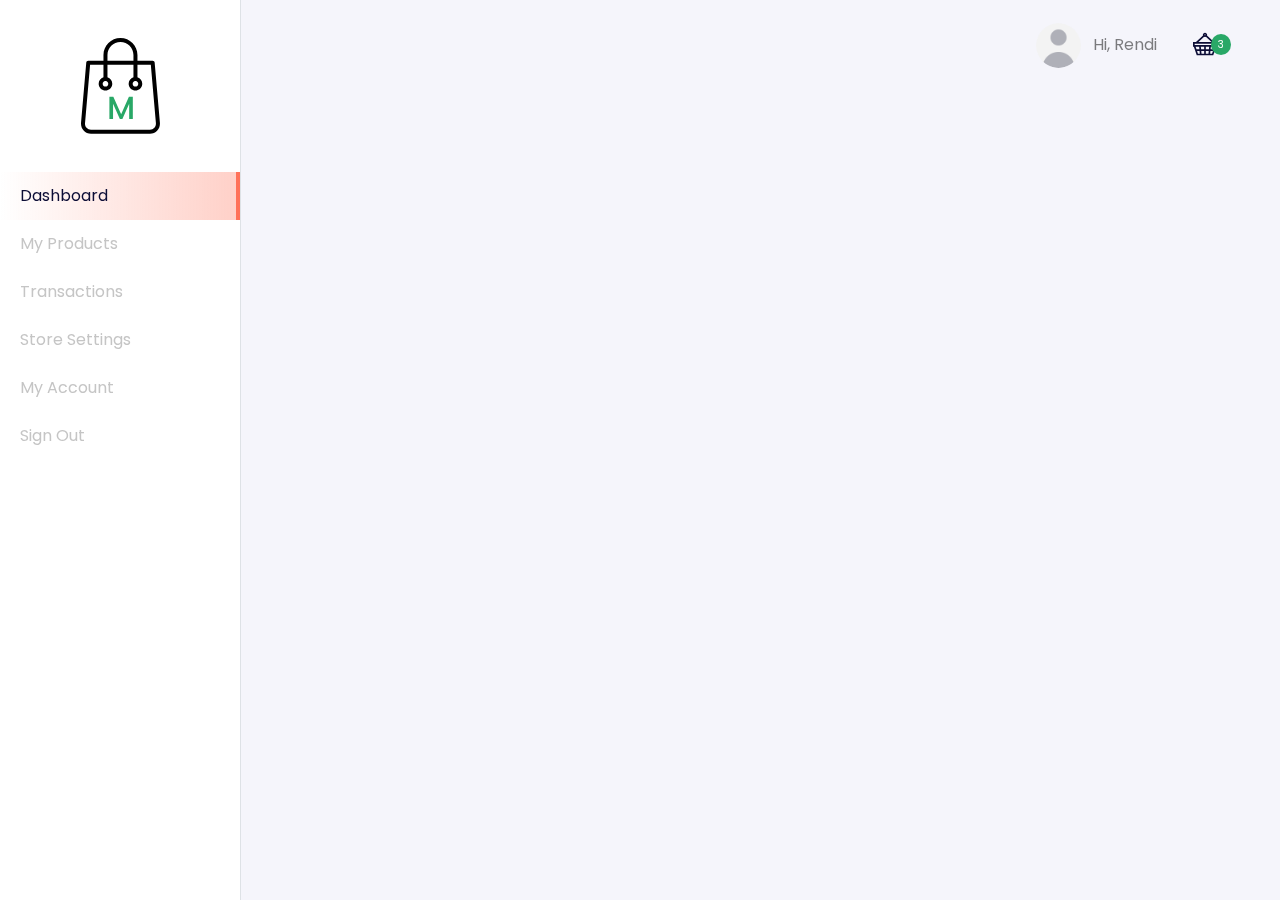
<file: dashboard.html>
<!DOCTYPE html>
<html lang="en">
  <head>
    <meta charset="utf-8" />
    <meta
      name="viewport"
      content="width=device-width, initial-scale=1, shrink-to-fit=no"
    />
    <meta name="description" content="" />
    <meta name="author" content="" />

    <title>Store - Your Best Marketplace</title>

    <link href="https://unpkg.com/aos@2.3.1/dist/aos.css" rel="stylesheet" />
    <link href="style/main.css" rel="stylesheet" />
  </head>

  <div class="page-dashboard">
    <div class="d-flex" id="wrapper" data-aos="fade-right">
      <!--Sidebar-->
      <div class="border-right" id="sidebar-wrapper">
        <div class="sidebar-heading text-center">
          <img src="/images/logo-dashboard.svg" alt="" class="my-4" />
        </div>
        <div class="list-group list-group-flush">
          <a
            href="/dashboard.html"
            class="list-group-item list-group-item-action active"
          >
            Dashboard
          </a>
          <a
            href="/dashboard-products.html"
            class="list-group-item list-group-item-action"
          >
            My Products
          </a>
          <a
            href="/dashboard-transactions.html"
            class="list-group-item list-group-item-action"
          >
            Transactions
          </a>
          <a
            href="/dashboard-settings.html"
            class="list-group-item list-group-item-action"
          >
            Store Settings
          </a>
          <a
            href="/dashboard-account.html"
            class="list-group-item list-group-item-action"
          >
            My Account
          </a>
          <a href="/index.html" class="list-group-item list-group-item-action">
            Sign Out
          </a>
        </div>
      </div>
      <!--Page Content-->
      <div id="page-content-wrapper">
        <nav
          class="navbar navbar-expand-lg navbar-light navbar-store fixed-top"
          data-aos="fade-down"
        >
          <div class="container-fluid">
            <button
              class="btn btn-secondary d-md-none mr-auto mr-2"
              id="menu-toggle"
            >
              &laquo; Menu
            </button>
            <button
              class="navbar-toggler"
              type="button"
              data-toggle="collapse"
              data-target="#navbarSupportedContent"
            >
              <span class="navbar-toggler-icon"></span>
            </button>
            <div class="collapse navbar-collapse" id="navbarSupportedContent">
              <ul class="navbar-nav d-none d-lg-flex ml-auto">
                <li class="nav-item dropdown">
                  <a
                    href="#"
                    class="nav-link"
                    id="navbarDropdown"
                    role="button"
                    data-toggle="dropdown"
                  >
                    <img
                      src="/images/default_pc.png"
                      alt=""
                      class="rounded-circle mr-2 profile-picture"
                    />
                    Hi, Rendi
                  </a>
                  <div class="dropdown-menu">
                    <a href="/dashboard.html" class="dropdown-item"
                      >Dashboard</a
                    >
                    <a href="/dashboard-account.html" class="dropdown-item"
                      >Settings</a
                    >
                    <div class="dropdown-divider"></div>
                    <a href="/" class="dropdwon-item">Logout</a>
                  </div>
                </li>
                <li class="nav-item">
                  <a href="#" class="nav-link d-inline-block mt-2">
                    <img src="/images/ico-cart.svg" alt="" />
                    <div class="card-badge">3</div>
                  </a>
                </li>
              </ul>

              <ul class="navbar-nav d-block d-lg-none">
                <li class="nav-item">
                  <a href="" class="nav-link"> Hi, Rendi </a>
                </li>
                <li class="nav-item">
                  <a href="" class="nav-link d-inline-block"> Cart </a>
                </li>
              </ul>
            </div>
          </div>
        </nav>
      </div>
    </div>
  </div>

  <body>
    <!-- Bootstrap core JavaScript -->
    <script src="/vendor/jquery/jquery.slim.min.js"></script>
    <script src="/vendor/bootstrap/js/bootstrap.bundle.min.js"></script>
    <script src="https://unpkg.com/aos@2.3.1/dist/aos.js"></script>
    <script>
      AOS.init();
    </script>
    <script>
      $("#menu-toggle").click(function (e) {
        e.preventDefault();
        $("#wrapper").toggleClass("toggled");
      });
    </script>
  </body>
</html>
</file>
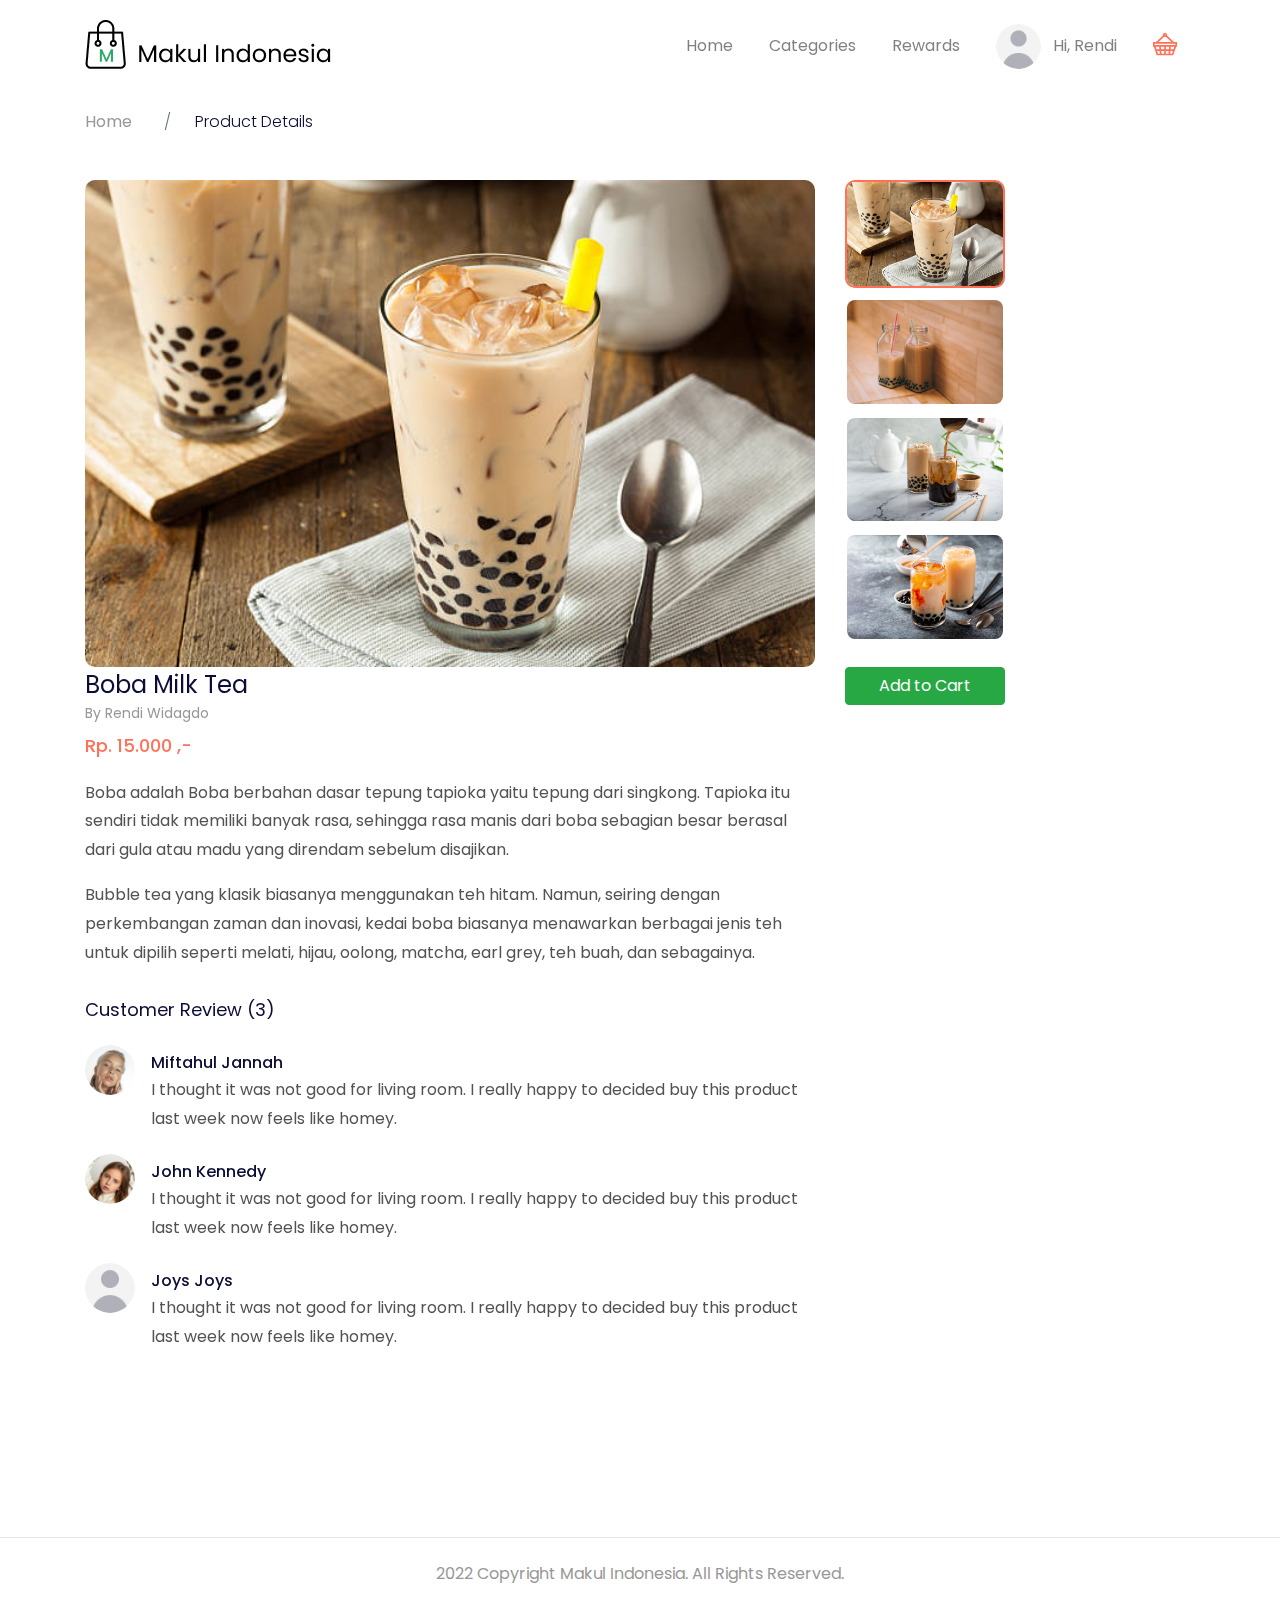
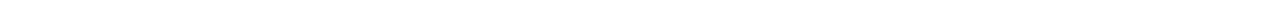
<file: details.html>
<!DOCTYPE html>
<html lang="en">
  <head>
    <meta charset="utf-8" />
    <meta
      name="viewport"
      content="width=device-width, initial-scale=1, shrink-to-fit=no"
    />
    <meta name="description" content="" />
    <meta name="author" content="" />

    <title>Store - Your Best Marketplace</title>

    <link href="https://unpkg.com/aos@2.3.1/dist/aos.css" rel="stylesheet" />
    <link href="style/main.css" rel="stylesheet" />
  </head>

  <body>
    <nav
      class="navbar navbar-expand-lg navbar-light navbar-store fixed-top navbar-fixed-top"
      data-aos="fade-down" >
      <div class="container">
        <a href="/index.html" class="navbar-brand">
          <img src="/images/logo.png" alt="logo"></a>
        </a>
        <button
          class="navbar-toggler"
          type="button"
          data-toggle="collapse"
          data-target="#navbarResponsive">
          <span class="navbar-toggler-icon"></span>
        </button>
        <div class="collapse navbar-collapse" id="navbarResponsive">
          <ul class="navbar-nav ml-auto">
            <li class="nav-item">
              <a href="/index.html" class="nav-link">Home</a>
            </li>
            <li class="nav-item">
              <a href="/categories.html" class="nav-link">Categories</a>
            </li>
            <li class="nav-item">
              <a href="#" class="nav-link">Rewards</a>
            </li>
            <!-- Desktop Menu -->
          </ul>
          <ul class="navbar-nav d-none d-lg-flex">
            <li class="nav-item dropdown">
              <a href="#" class="nav-link" id="navbarDropdown" role="button" data-toggle="dropdown">
                <img src="/images/default_pc.png" alt="" class="rounded-circle mr-2 profile-picture">
                Hi, Rendi
              </a>
              <div class="dropdown-menu">
                <a href="/dashboard.html" class="dropdown-item">Dashboard</a>
                <a href="/dashboard-account.html" class="dropdown-item">Settings</a>
                <div class="dropdown-divider"></div>
                <a href="/" class="dropdwon-item">Logout</a>
              </div>
            </li>
            <li class="nav-item">
              <a href="#" class="nav-link d-inline-block mt-2">
                <img src="/images/ico-empty-cart.svg" alt=""/>
              </a>
            </li>
          </ul>

          <ul class="navbar-nav d-block d-lg-none">
            <li class="nav-item">
              <a href="" class="nav-link">
                Hi, Rendi
              </a>
            </li>
            <li class="nav-item">
              <a href="" class="nav-link d-inline-block">
                Cart
              </a>
            </li>
          </ul>
        </div>
      </div>
    </nav>

    <!-- Page Content -->
    <div class="page-content page-details">
      <section class="store-breadcrumbs" data-aos="fade-dwon" data-aos-delay="100">
        <div class="container">
          <div class="row">
            <div class="col-12">
              <nav>
                <ol class="breadcrumb">
                  <li class="breadcrumb-item">
                    <a href="/index.html">Home</a>
                  </li>
                  <li class="breadcrumb-item active">
                    Product Details
                  </li>
                </ol>
              </nav>
            </div>
          </div>
        </div>
      </section>
      <section class="store-gallery" id="gallery">
        <div class="container">
          <div class="row">
            <div class="col-lg-8" data-aos="zoom-in">
              <transition name="slide-fade" mode="out-in">
                <img :src="photos[activePhoto].url" :key="photos[activePhoto].id" class="w-100 main-image" alt="">
              </transition>
            </div>
            <div class="col-lg-2"> 
              <div class="row">
                <div class="col-3 col-lg-12 mt-2 mt-lg-0" v-for="(photo, index) in photos" :key="photo.id" data-aos="zoom-in" data-aos-delay="100">
                  <a href="#" @click="changeActive(index)">
                    <img :src="photo.url" class="w-100 thumbnail-image" :class="{active:index == activePhoto}" alt="">
                  </a>
                </div>
              </div>
            </div>
          </div>
        </div>
      </section>
      <div class="store-detail-container" data-aos="fade-up">
        <section class="store-heading">
          <div class="container">
            <div class="row">
              <div class="col-lg-8">
                <h1>Boba Milk Tea</h1>
                <div class="owner">By Rendi Widagdo</div>
                <div class="price">Rp. 15.000 ,-</div>
              </div>
              <div class="col-lg-2" data-aos="zoom-in">
                <a href="/cart.html" class="btn btn-success px-4 text-white btn-block mb-3">Add to Cart</a>
              </div>
            </div>
          </div>
        </section>
        <section class="store-description">
          <div class="container">
            <div class="row">
              <div class="col-12 col-lg-8">
                <p>
                  Boba adalah Boba berbahan dasar tepung tapioka yaitu tepung dari singkong. Tapioka itu sendiri tidak memiliki banyak rasa, sehingga rasa manis dari boba sebagian besar berasal dari gula atau madu yang direndam sebelum disajikan. 
                </p>
                <p>
                  Bubble tea yang klasik biasanya menggunakan teh hitam. Namun, seiring dengan perkembangan zaman dan inovasi, kedai boba biasanya menawarkan berbagai jenis teh untuk dipilih seperti melati, hijau, oolong, matcha, earl grey, teh buah, dan sebagainya.
                </p>
              </div>
            </div>
          </div>
        </section>
        <section class="store-review">
          <div class="container">
            <div class="row">
              <div class="col-12 col-lg-8 mt-3 mb-3">
                <h5>Customer Review (3)</h5>
              </div>
            </div>
            <div class="row">
              <div class="col-12 col-lg-8">
                <ul class="list-unstyled">
                  <li class="media">
                    <img src="/images/cust_pc.png" alt="" class="mr-3 rounded-circle">
                    <div class="media-body">
                      <h5 class="mt-2 mb-1">
                        Miftahul Jannah
                      </h5>
                      I thought it was not good for living room. I really happy
to decided buy this product last week now feels like homey.
                    </div>
                  </li>
                  <li class="media">
                    <img src="/images/cust_pc2.png" alt="" class="mr-3 rounded-circle">
                    <div class="media-body">
                      <h5 class="mt-2 mb-1">
                        John Kennedy
                      </h5>
                      I thought it was not good for living room. I really happy
to decided buy this product last week now feels like homey.
                    </div>
                  </li>
                  <li class="media">
                    <img src="/images/default_pc.png" alt="" class="mr-3 rounded-circle">
                    <div class="media-body">
                      <h5 class="mt-2 mb-1">
                        Joys Joys
                      </h5>
                      I thought it was not good for living room. I really happy
to decided buy this product last week now feels like homey.
                    </div>
                  </li>
                </ul>
              </div>
            </div>
          </div>
        </section>
      </div>
    </div>


    <footer>
      <div class="container">
        <div class="row">
          <div class="col-12 text-center">
            <p class="pt-4 pb-2">
              2022 Copyright Makul Indonesia. All Rights Reserved.
            </p>
          </div>
        </div>
      </div>
    </footer>

    <!-- Bootstrap core JavaScript -->
    <script src="/vendor/jquery/jquery.slim.min.js"></script>
    <script src="/vendor/bootstrap/js/bootstrap.bundle.min.js"></script>
    <script src="https://unpkg.com/aos@2.3.1/dist/aos.js"></script>
    <script>
      AOS.init();
    </script>
    <script src ="/vendor/vue/vue.js"></script>
    <script>
      var gallery = new Vue({
        el: "#gallery",
        mounted() {
          AOS.init();
        },
        data : {
          activePhoto : 0,
          photos: [
            {
              id : 1,
              url: "/images/pic_detail1.jpg"
            },
            {
              id : 2,
              url: "/images/pic_detail2.jpg"
            },
            {
              id : 3,
              url: "/images/pic_detail3.jpg"
            },
            {
              id : 4,
              url: "/images/pic_detail4.jpg"
            },
          ],
        },
        methods : {
          changeActive(id) {
            this.activePhoto = id;
          },
        },
      })
    </script>
    <script src="/script/navbar-scroll.js"></script>
  </body>
</html>
</file>
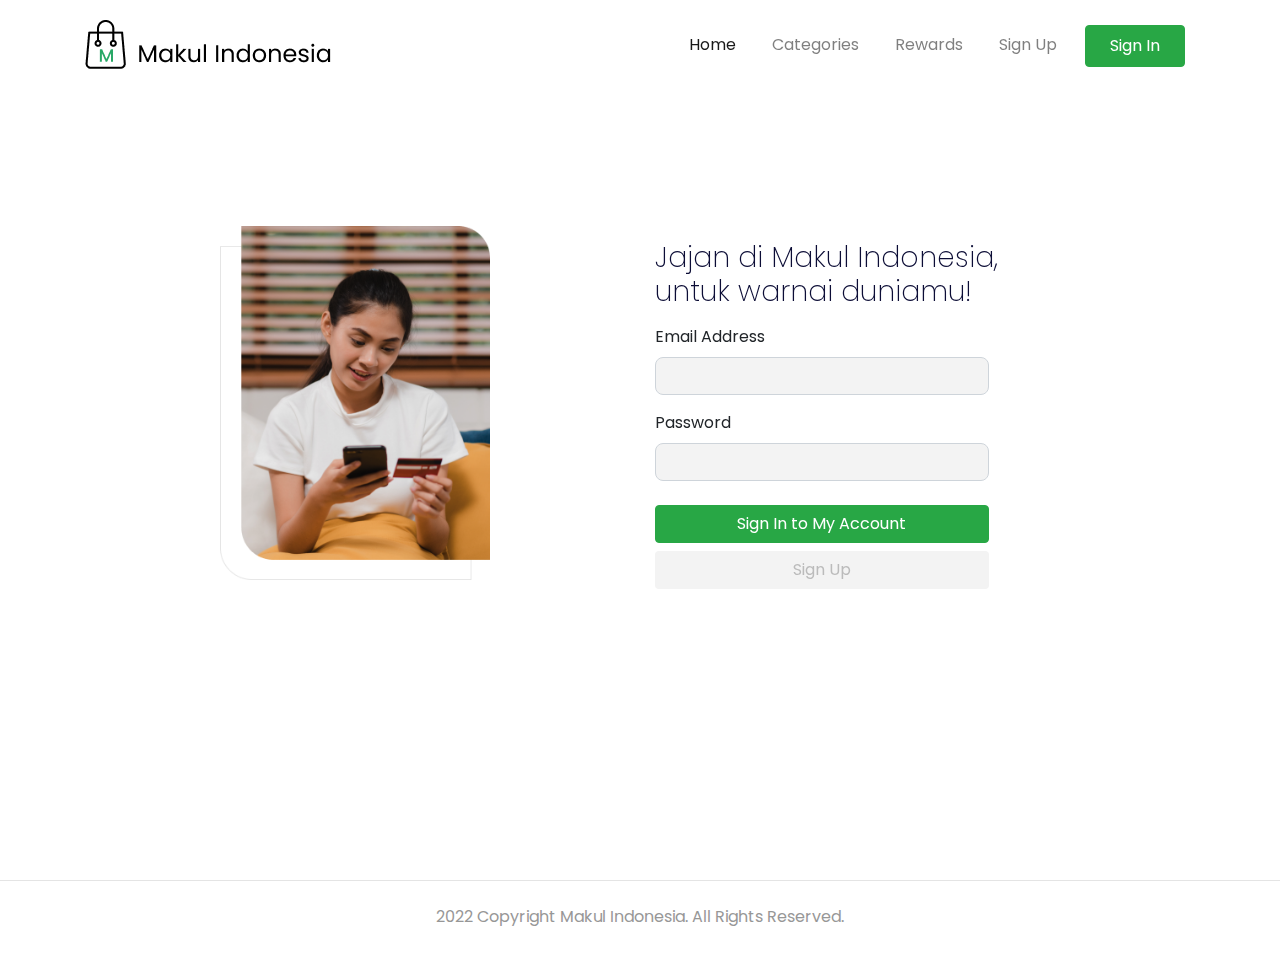
<file: login.html>
<!DOCTYPE html>
<html lang="en">
  <head>
    <meta charset="utf-8" />
    <meta
      name="viewport"
      content="width=device-width, initial-scale=1, shrink-to-fit=no"
    />
    <meta name="description" content="" />
    <meta name="author" content="" />

    <title>Store - Your Best Marketplace</title>

    <link href="https://unpkg.com/aos@2.3.1/dist/aos.css" rel="stylesheet" />
    <link href="style/main.css" rel="stylesheet" />
  </head>

  <body>
    <nav
      class="navbar navbar-expand-lg navbar-light navbar-store fixed-top navbar-fixed-top"
      data-aos="fade-down">
      <div class="container">
        <a href="/index.html" class="navbar-brand">
          <img src="/images/logo.png" alt="logo"></a>
        </a>
        <button
          class="navbar-toggler"
          type="button"
          data-toggle="collapse"
          data-target="#navbarResponsive">
          <span class="navbar-toggler-icon"></span>
        </button>
        <div class="collapse navbar-collapse" id="navbarResponsive">
          <ul class="navbar-nav ml-auto">
            <li class="nav-item active">
              <a href="/index.html" class="nav-link">Home</a>
            </li>
            <li class="nav-item">
              <a href="/categories.html" class="nav-link">Categories</a>
            </li>
            <li class="nav-item">
              <a href="#" class="nav-link">Rewards</a>
            </li>
            <li class="nav-item">
              <a href="/register.html" class="nav-link">Sign Up</a>
            </li>
            <li class="nav-item">
              <a
                href="/login.html"
                class="btn btn-success nav-link px-4 text-white"
                >Sign In</a>
            </li>
          </ul>
        </div>
      </div>
    </nav>
    <div class="page-content page-auth">
      <div class="section-store-auth" data-aos="fade-up">
        <div class="container">
          <div class="row align-items-center row-login">
            <div class="col-lg-6 text-center">
              <img src="/images/pic_login.png" alt="" class="w-50 mb-4 mb-lg-none">
            </div>
            <div class="col-lg-5">
              <h2>
                Jajan di Makul Indonesia, <br/> untuk warnai duniamu!
              </h2>
              <form action="" class="mt-3">
                <div class="form-group">
                  <label>Email Address</label>
                  <input type="email" class="form-control w-75"/>
                </div>
                <div class="form-group">
                  <label>Password</label>
                  <input type="password" class="form-control w-75"/>
                </div>
                <a href="/dashboard.html" class="btn btn-success btn-block w-75 mt-4">Sign In to My Account</a>
                <a href="/register.html" class="btn btn-signup btn-block w-75 mt-2">Sign Up</a>
              </form>
            </div>
          </div>
        </div>
      </div>
    </div>
    <footer>
      <div class="container">
        <div class="row">
          <div class="col-12 text-center">
            <p class="pt-4 pb-2">
              2022 Copyright Makul Indonesia. All Rights Reserved.
            </p>
          </div>
        </div>
      </div>
    </footer>

    <!-- Bootstrap core JavaScript -->
    <script src="/vendor/jquery/jquery.slim.min.js"></script>
    <script src="/vendor/bootstrap/js/bootstrap.bundle.min.js"></script>
    <script src="https://unpkg.com/aos@2.3.1/dist/aos.js"></script>
    <script>
      AOS.init();
    </script>
    <script src="/script/navbar-scroll.js"></script>
  </body>
</html>
</file>
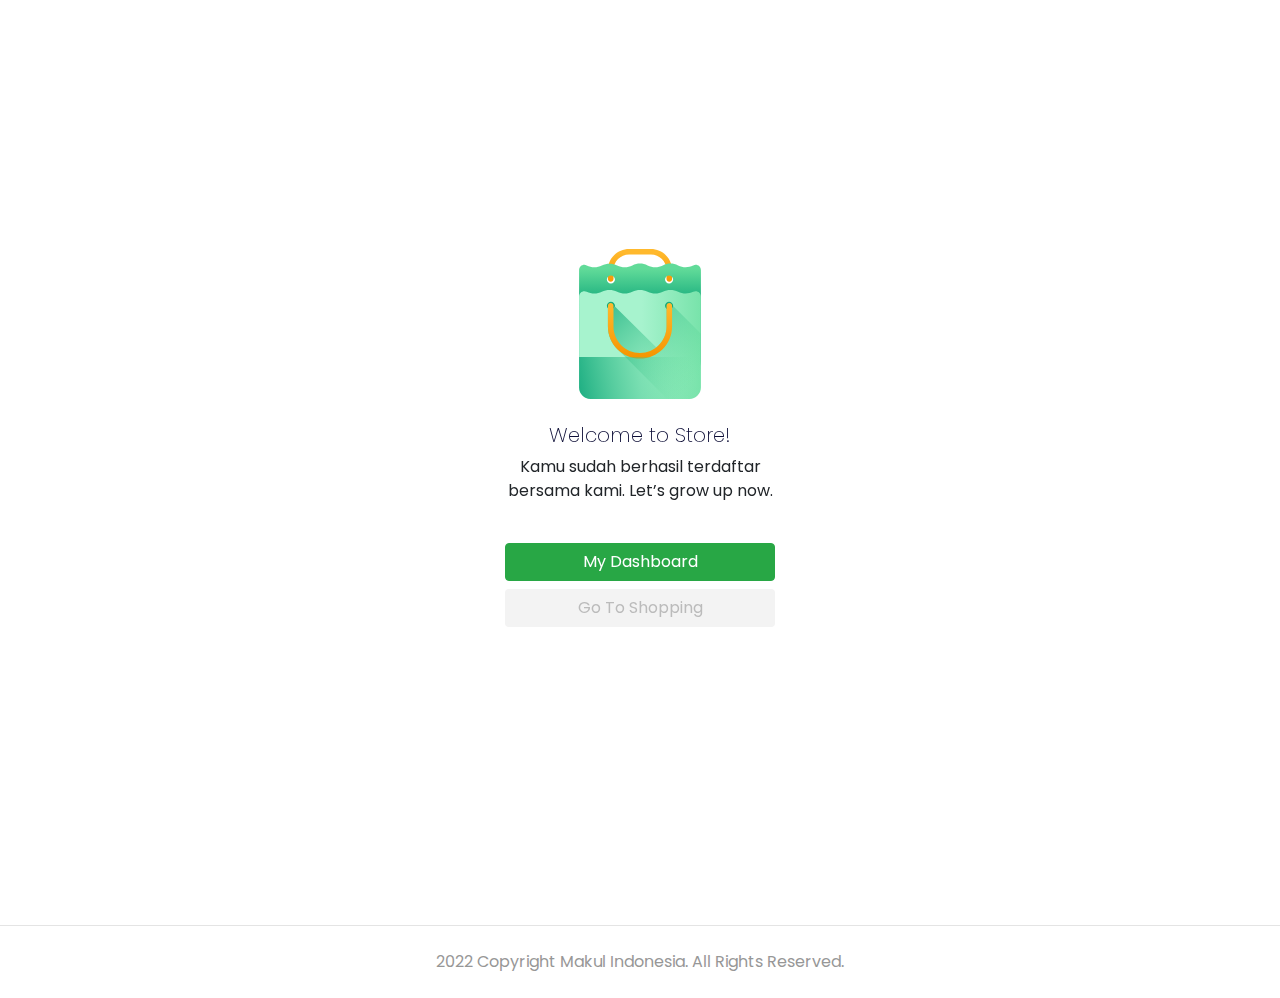
<file: register-success.html>
<!DOCTYPE html>
<html lang="en">
  <head>
    <meta charset="utf-8" />
    <meta
      name="viewport"
      content="width=device-width, initial-scale=1, shrink-to-fit=no"
    />
    <meta name="description" content="" />
    <meta name="author" content="" />

    <title>Store - Your Best Marketplace</title>

    <link href="https://unpkg.com/aos@2.3.1/dist/aos.css" rel="stylesheet" />
    <link href="style/main.css" rel="stylesheet" />
  </head>

  <body>
    <div class="page-content page-success">
      <div class="section-success" data-aos="zoom-in">
        <div class="container">
          <div class="row align-items-center row-login justify-content-center">
            <div class="col-lg-6 text-center">
              <img src="/images/bag.svg" alt="" class="mb-4">
              <h2>
                Welcome to Store!
              </h2>
              <p>
                Kamu sudah berhasil terdaftar <br/> bersama kami. Let’s grow up now.
              </p>
              <div>
                <a href="/dashboard.html" class="btn btn-success w-50 mt-4">
                  My Dashboard
                </a>
                <a href="/index.html" class="btn btn-signup w-50 mt-2">
                  Go To Shopping
                </a>
              </div>
            </div>
          </div>
        </div>
      </div>
    </div>
    
    <footer>
      <div class="container">
        <div class="row">
          <div class="col-12 text-center">
            <p class="pt-4 pb-2">
              2022 Copyright Makul Indonesia. All Rights Reserved.
            </p>
          </div>
        </div>
      </div>
    </footer>

    <!-- Bootstrap core JavaScript -->
    <script src="/vendor/jquery/jquery.slim.min.js"></script>
    <script src="/vendor/bootstrap/js/bootstrap.bundle.min.js"></script>
    <script src="https://unpkg.com/aos@2.3.1/dist/aos.js"></script>
    <script>
      AOS.init();
    </script>
    <script src="/script/navbar-scroll.js"></script>
  </body>
</html>
</file>
